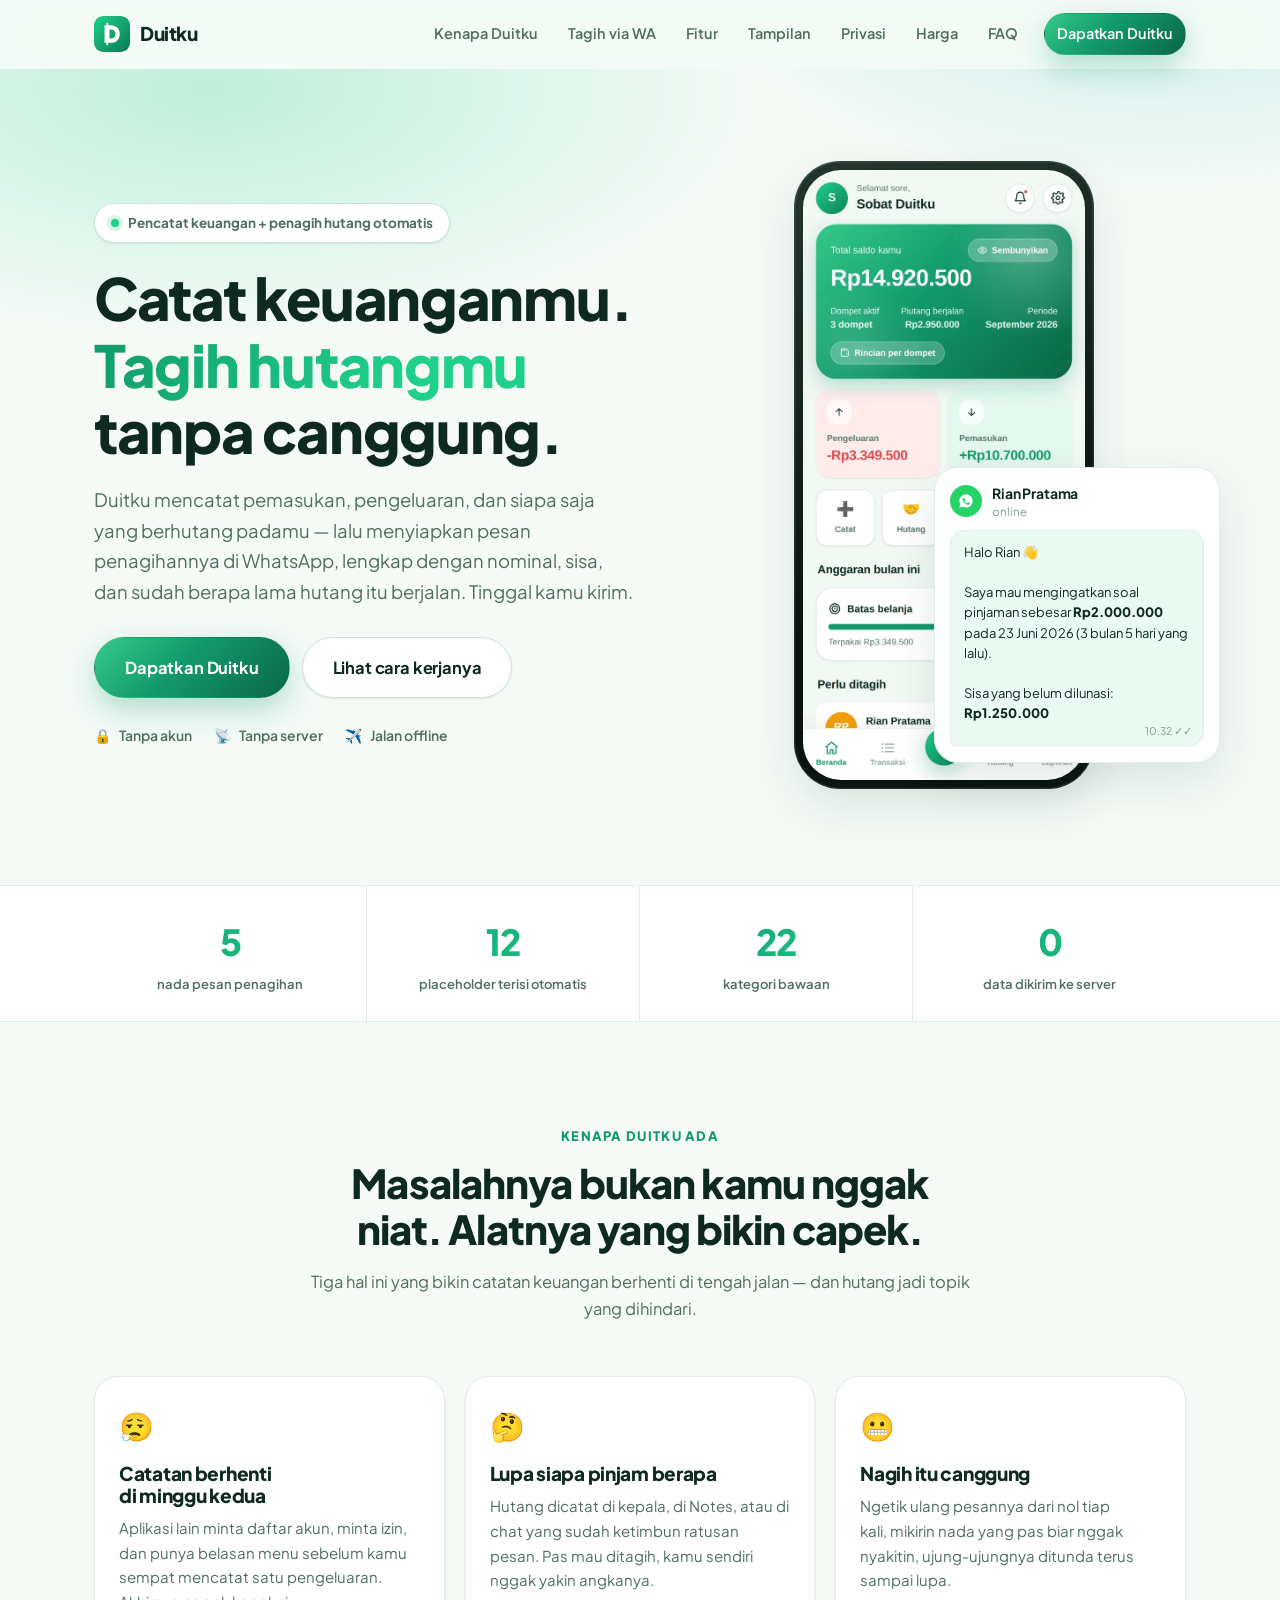
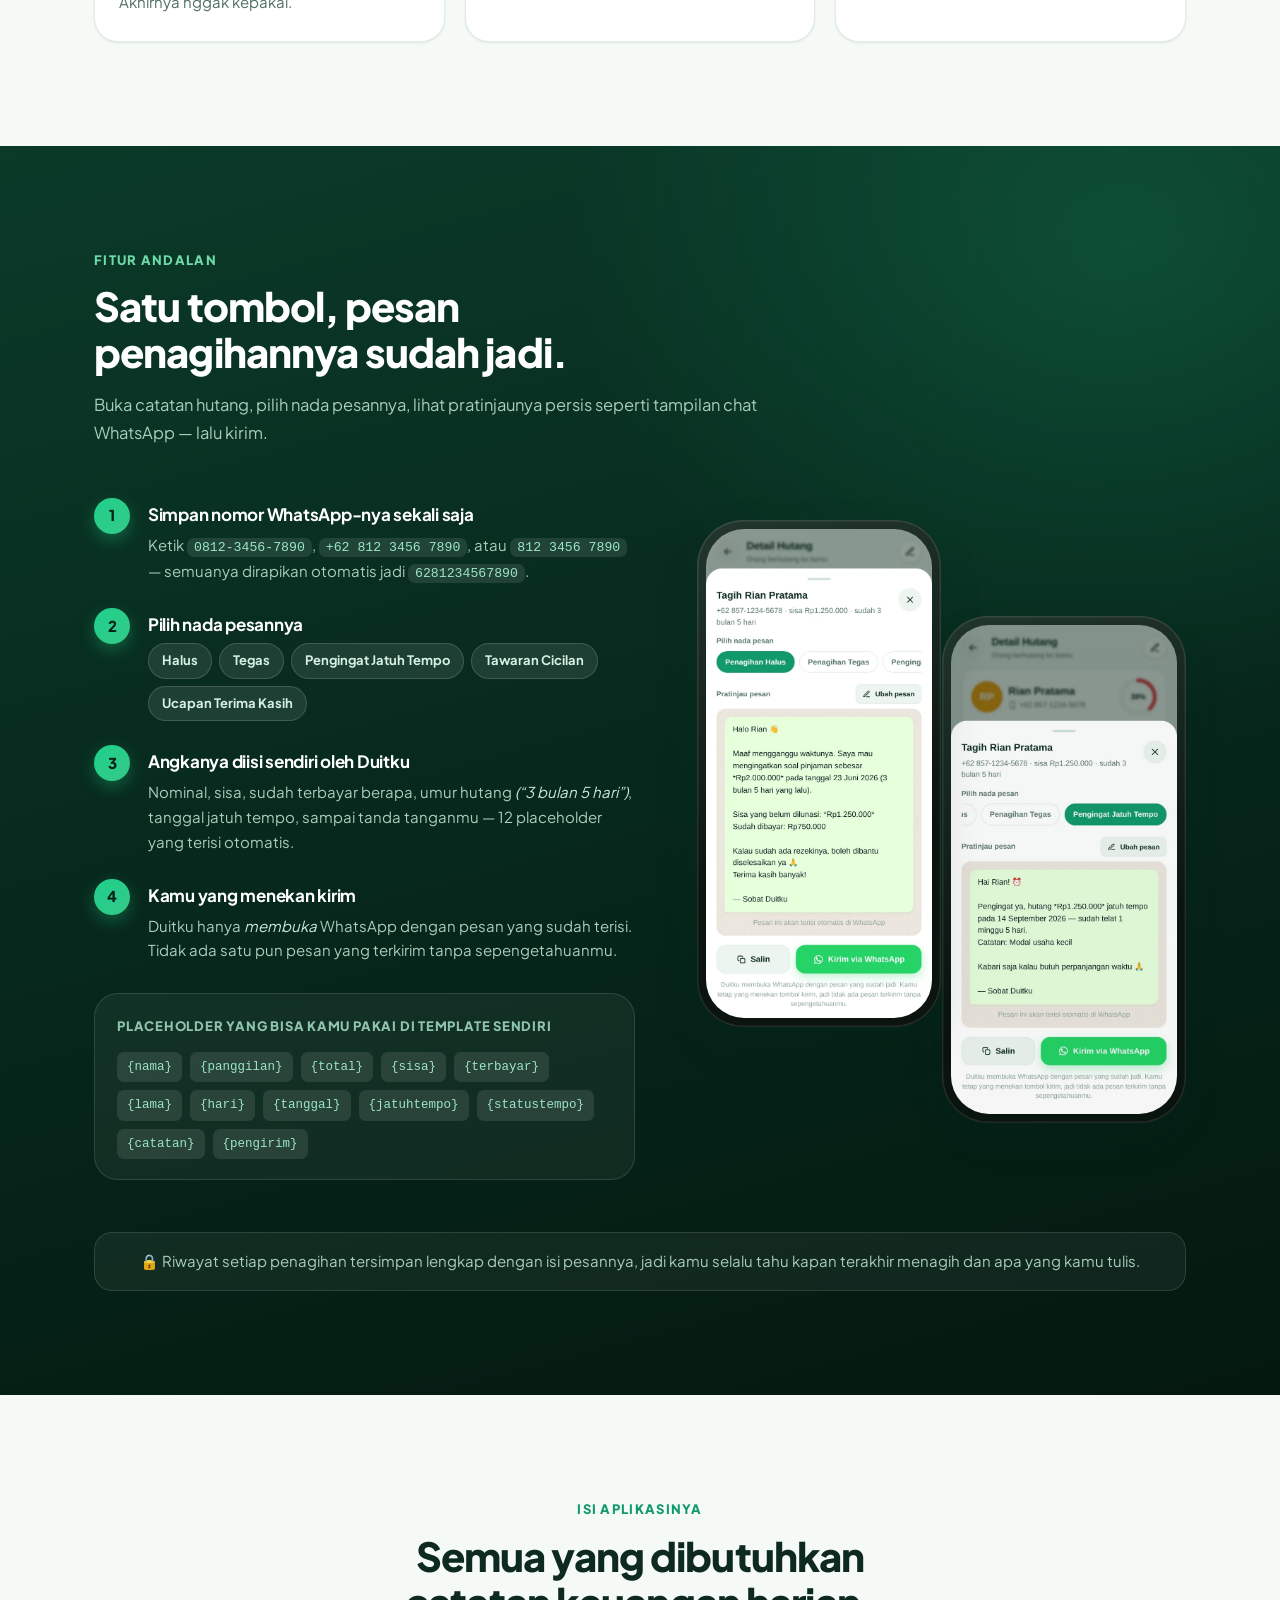
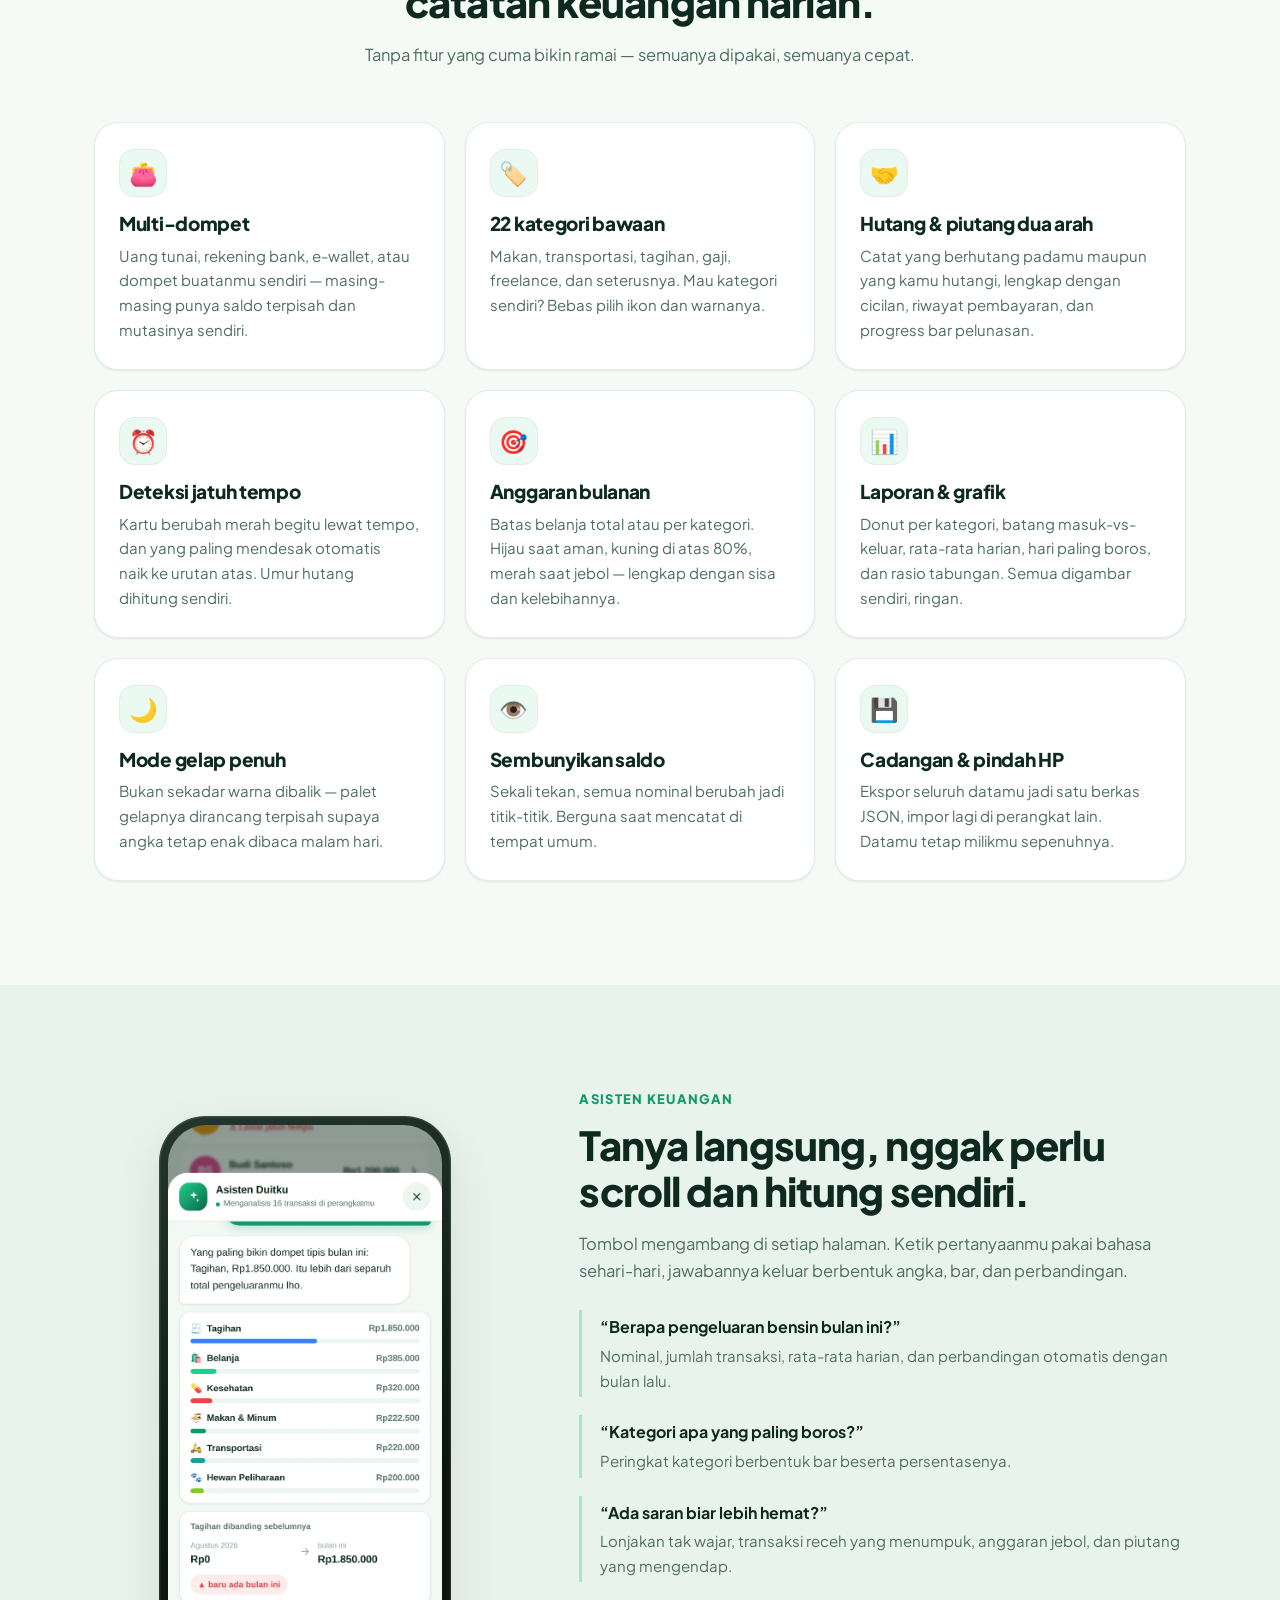
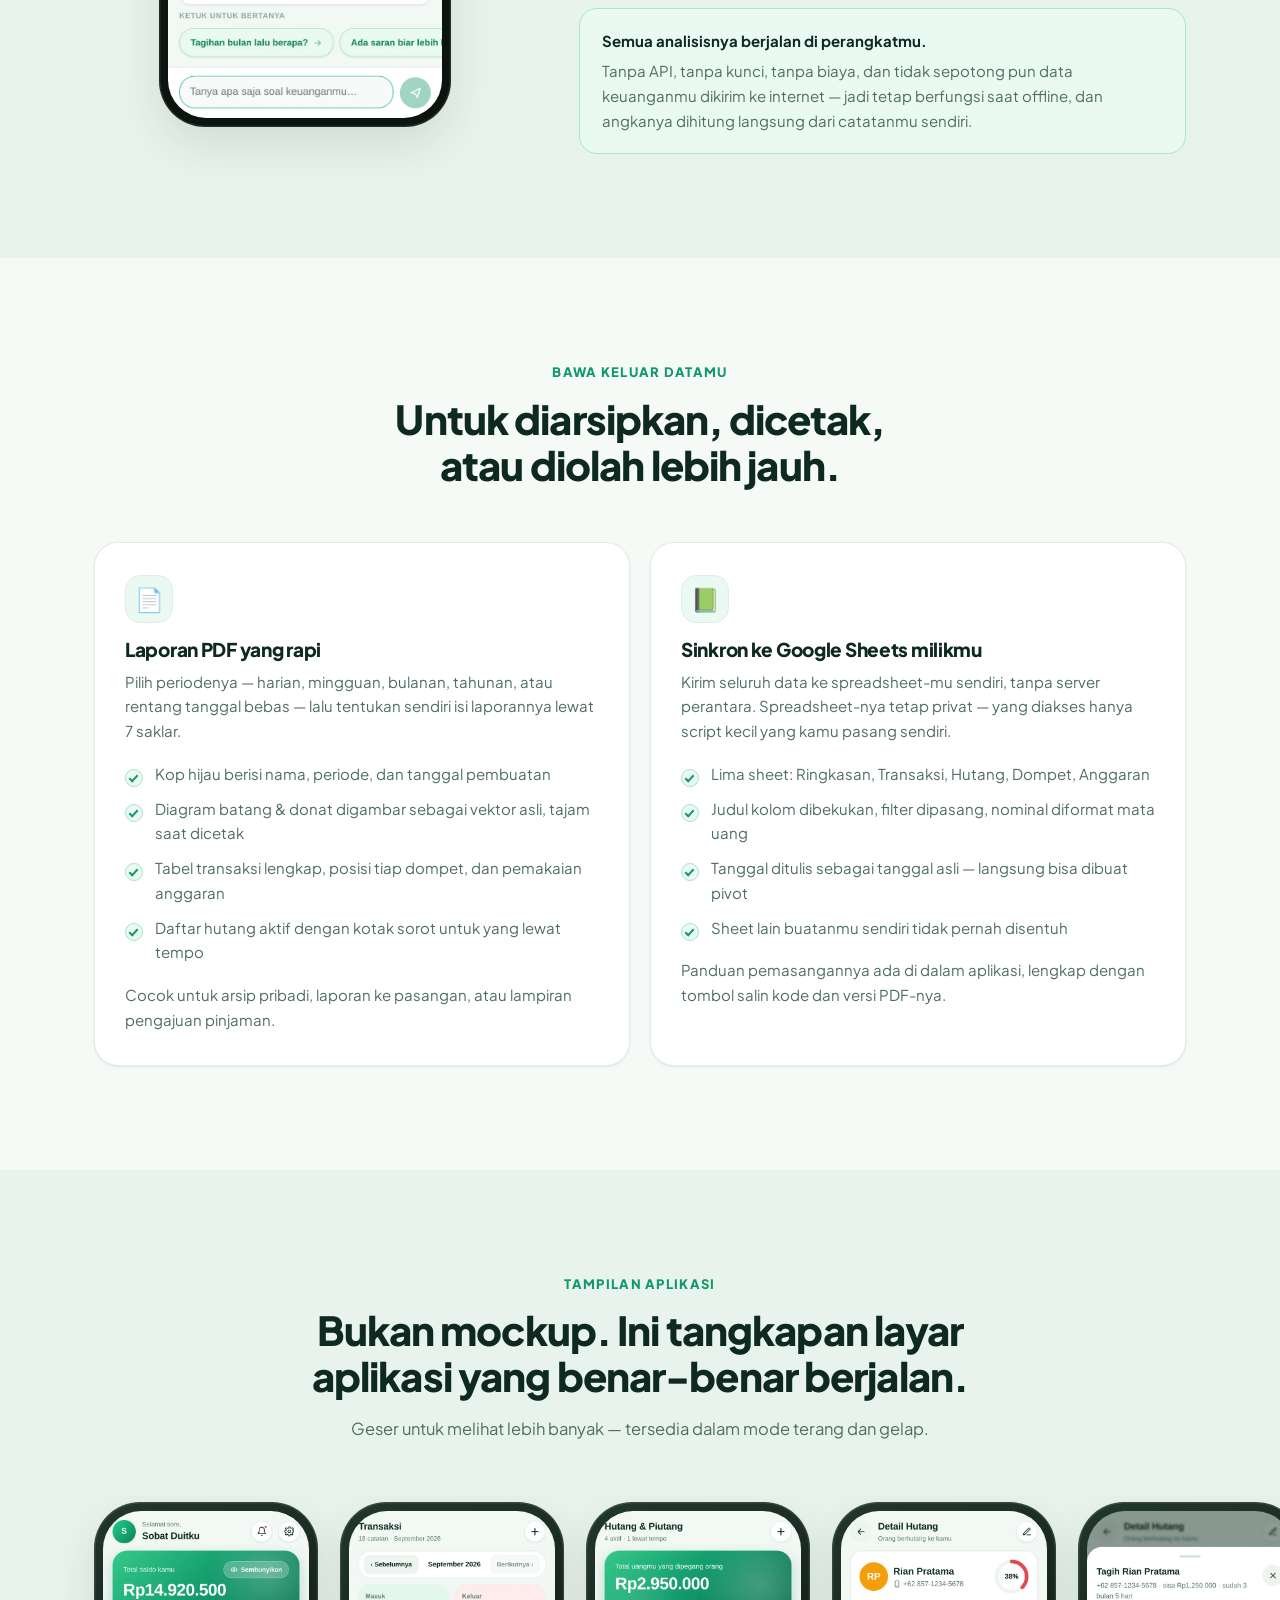
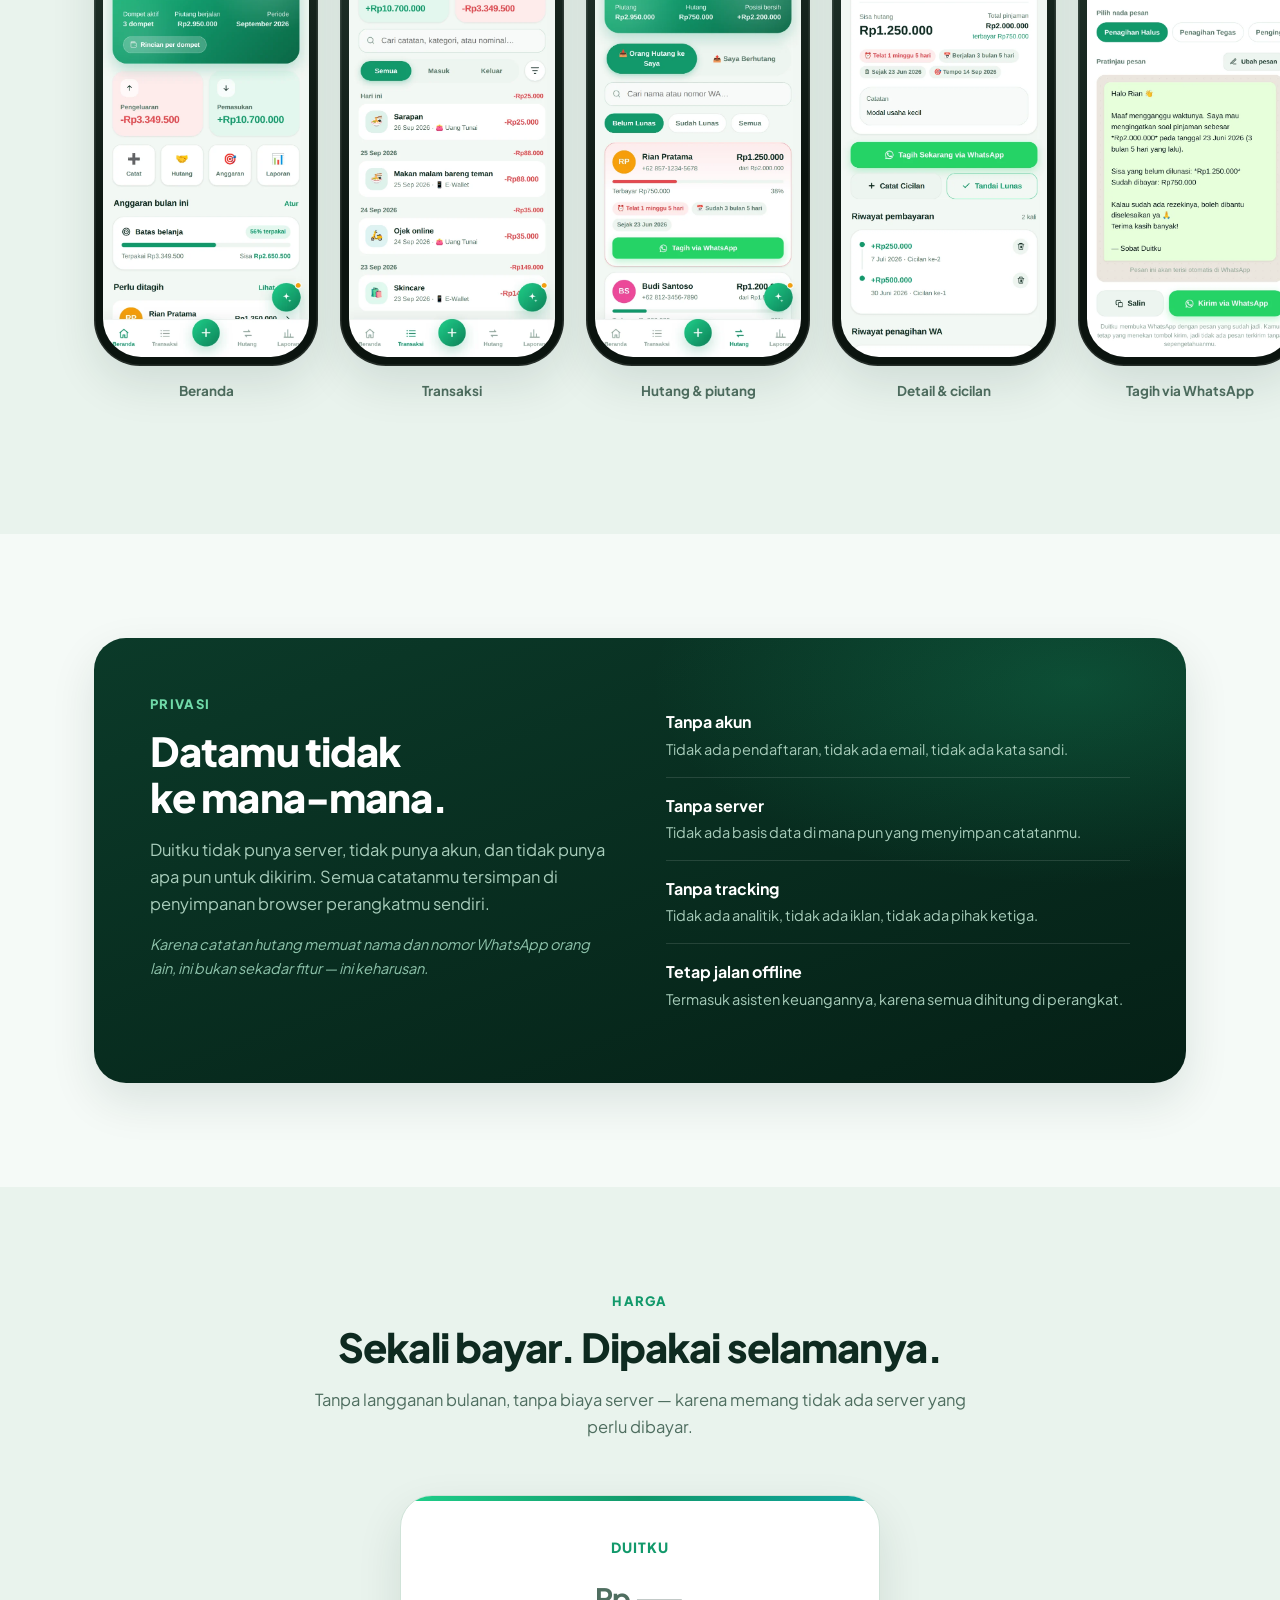
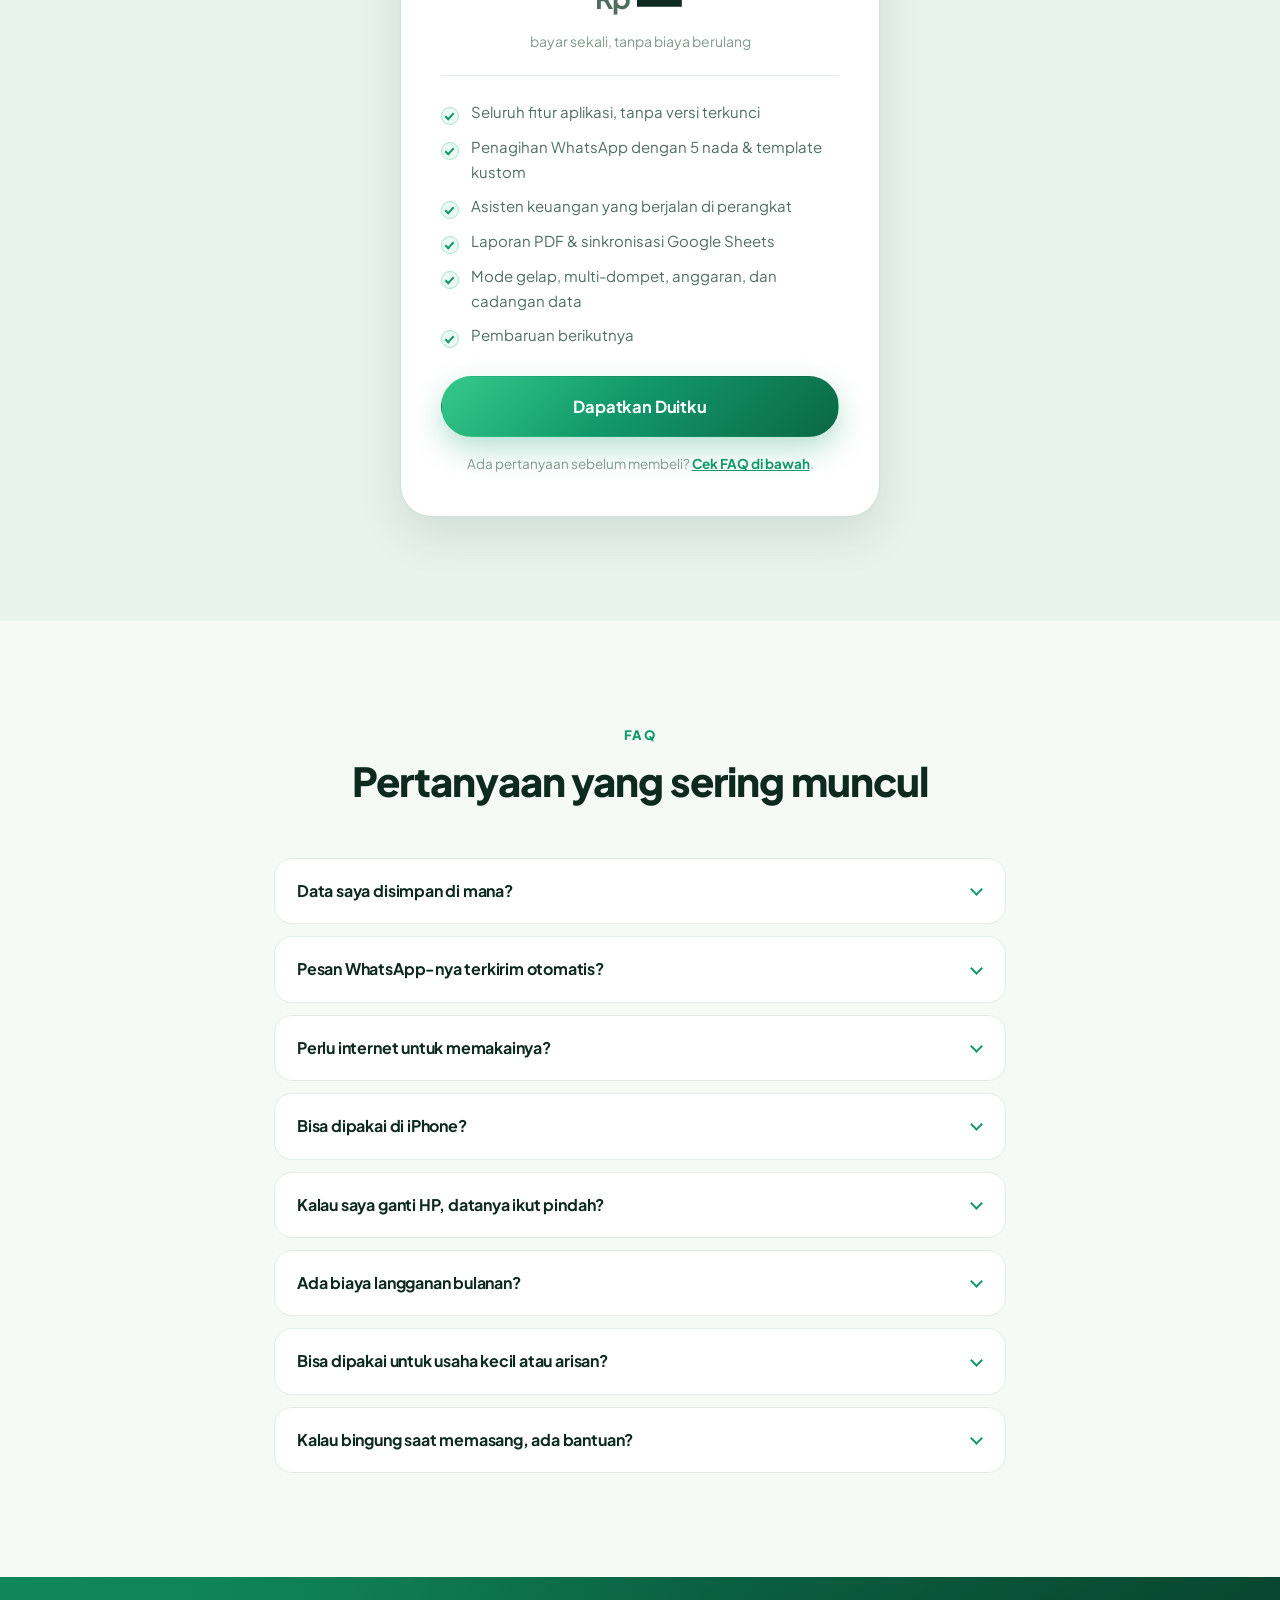
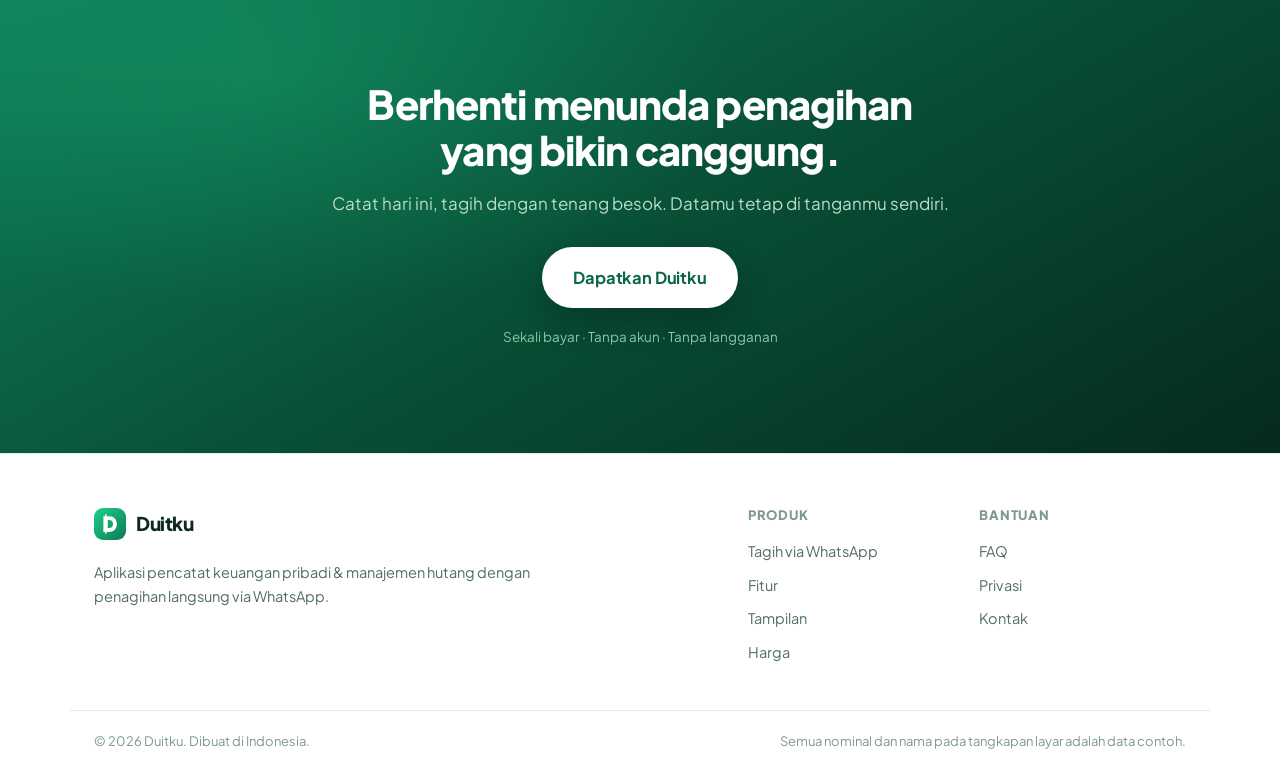
<file: index.html>
<!doctype html>
<html lang="id">
<head>
<meta charset="utf-8">
<meta name="viewport" content="width=device-width, initial-scale=1">
<title>Duitku — Catat Keuangan & Tagih Hutang Lewat WhatsApp</title>
<meta name="description" content="Duitku mencatat pemasukan, pengeluaran, dan siapa saja yang berhutang padamu — lalu menyiapkan pesan penagihannya di WhatsApp. Tanpa akun, tanpa server, data 100% di perangkatmu.">
<meta name="theme-color" content="#12996B">
<link rel="icon" href="img/icon.svg" type="image/svg+xml">
<link rel="apple-touch-icon" href="img/icon-512.png">
<link rel="canonical" href="https://strongerev.github.io/lpduitku/">

<meta property="og:type" content="website">
<meta property="og:locale" content="id_ID">
<meta property="og:site_name" content="Duitku">
<meta property="og:title" content="Duitku — Catat Keuangan & Tagih Hutang Lewat WhatsApp">
<meta property="og:description" content="Catat pemasukan, pengeluaran, dan hutang piutang. Menagih cukup satu tombol: WhatsApp terbuka dengan pesan yang sudah lengkap.">
<meta property="og:image" content="img/og.png">
<meta name="twitter:card" content="summary_large_image">
<meta name="twitter:title" content="Duitku — Catat Keuangan & Tagih Hutang Lewat WhatsApp">
<meta name="twitter:description" content="Catat pemasukan, pengeluaran, dan hutang piutang. Menagih cukup satu tombol: WhatsApp terbuka dengan pesan yang sudah lengkap.">
<meta name="twitter:image" content="img/og.png">

<link rel="preload" href="fonts/plus-jakarta-sans-latin.woff2" as="font" type="font/woff2" crossorigin>
<link rel="stylesheet" href="css/fonts.css">
<link rel="stylesheet" href="css/style.css">
<script>document.documentElement.className += " js";</script>

<script type="application/ld+json">
{
  "@context": "https://schema.org",
  "@type": "SoftwareApplication",
  "name": "Duitku",
  "applicationCategory": "FinanceApplication",
  "operatingSystem": "Android, Web",
  "inLanguage": "id",
  "description": "Aplikasi pencatat keuangan pribadi dan manajemen hutang dengan penagihan langsung via WhatsApp. Tanpa server, data tersimpan di perangkat pengguna."
}
</script>
</head>
<body>

<a class="skip" href="#utama">Lewati ke konten</a>

<!-- ============================ NAV ============================ -->
<header class="nav" id="nav">
  <div class="wrap nav-in">
    <a class="brand" href="#utama" aria-label="Duitku, ke awal halaman">
      <img src="img/icon.svg" alt="" width="36" height="36">
      <span>Duitku</span>
    </a>

    <nav class="nav-links" id="navLinks" aria-label="Navigasi utama">
      <a href="#masalah">Kenapa Duitku</a>
      <a href="#tagih">Tagih via WA</a>
      <a href="#fitur">Fitur</a>
      <a href="#tampilan">Tampilan</a>
      <a href="#privasi">Privasi</a>
      <a href="#harga">Harga</a>
      <a href="#faq">FAQ</a>
      <a class="btn btn-sm nav-cta" href="#harga" data-checkout>Dapatkan Duitku</a>
    </nav>

    <button class="nav-toggle" id="navToggle" aria-expanded="false" aria-controls="navLinks" aria-label="Buka menu">
      <span></span><span></span><span></span>
    </button>
  </div>
</header>

<main id="utama">

<!-- ============================ HERO ============================ -->
<section class="hero">
  <div class="hero-glow" aria-hidden="true"></div>
  <div class="wrap hero-in">

    <div class="hero-copy reveal">
      <p class="eyebrow"><span class="dot"></span> Pencatat keuangan + penagih hutang otomatis</p>

      <h1>Catat keuanganmu.<br><span class="hl">Tagih hutangmu</span> tanpa canggung.</h1>

      <p class="lead">
        Duitku mencatat pemasukan, pengeluaran, dan siapa saja yang berhutang padamu —
        lalu menyiapkan pesan penagihannya di WhatsApp, lengkap dengan nominal, sisa,
        dan sudah berapa lama hutang itu berjalan. Tinggal kamu kirim.
      </p>

      <div class="hero-cta">
        <a class="btn btn-lg" href="#harga" data-checkout>Dapatkan Duitku</a>
        <a class="btn btn-lg btn-ghost" href="#tagih">Lihat cara kerjanya</a>
      </div>

      <ul class="trust">
        <li><span aria-hidden="true">🔒</span> Tanpa akun</li>
        <li><span aria-hidden="true">📡</span> Tanpa server</li>
        <li><span aria-hidden="true">✈️</span> Jalan offline</li>
      </ul>
    </div>

    <div class="hero-art reveal">
      <div class="phone phone-hero">
        <div class="phone-bezel">
          <img src="img/screens/01-beranda.webp" alt="Layar beranda Duitku: total saldo, ringkasan pemasukan dan pengeluaran, anggaran bulan ini, dan daftar orang yang perlu ditagih." width="640" height="1385" fetchpriority="high">
        </div>
      </div>

      <div class="wa-card" aria-hidden="true">
        <div class="wa-card-top">
          <span class="wa-ico">
            <svg viewBox="0 0 24 24" width="16" height="16" fill="currentColor"><path d="M12.04 2C6.58 2 2.13 6.45 2.13 11.91c0 1.75.46 3.45 1.32 4.95L2 22l5.25-1.38a9.9 9.9 0 0 0 4.79 1.22h.01c5.46 0 9.91-4.45 9.91-9.91C21.96 6.45 17.5 2 12.04 2Zm5.8 14.17c-.24.68-1.42 1.31-1.95 1.35-.5.05-.96.23-3.23-.67-2.72-1.07-4.44-3.85-4.58-4.03-.13-.18-1.09-1.45-1.09-2.76 0-1.31.69-1.96.93-2.22.24-.27.53-.34.7-.34.18 0 .35 0 .5.01.16.01.38-.06.59.45.24.55.8 1.9.87 2.04.07.14.12.3.02.48-.09.18-.14.3-.28.46-.14.16-.29.36-.42.48-.14.14-.28.29-.12.57.16.27.71 1.17 1.53 1.9 1.05.94 1.94 1.23 2.21 1.37.27.14.43.12.59-.07.16-.18.68-.79.86-1.07.18-.27.36-.22.6-.13.25.09 1.58.75 1.85.88.27.14.45.2.52.32.07.11.07.64-.17 1.32Z"/></svg>
          </span>
          <div>
            <strong>Rian Pratama</strong>
            <small>online</small>
          </div>
        </div>
        <div class="wa-bubble">
          Halo Rian 👋<br><br>
          Saya mau mengingatkan soal pinjaman sebesar <b>Rp2.000.000</b> pada 23 Juni 2026
          (3 bulan 5 hari yang lalu).<br><br>
          Sisa yang belum dilunasi: <b>Rp1.250.000</b>
          <span class="wa-time">10.32 ✓✓</span>
        </div>
      </div>
    </div>

  </div>
</section>

<!-- ============================ STRIP ANGKA ============================ -->
<section class="strip">
  <div class="wrap strip-in">
    <div class="strip-item reveal"><b>5</b><span>nada pesan penagihan</span></div>
    <div class="strip-item reveal"><b>12</b><span>placeholder terisi otomatis</span></div>
    <div class="strip-item reveal"><b>22</b><span>kategori bawaan</span></div>
    <div class="strip-item reveal"><b>0</b><span>data dikirim ke server</span></div>
  </div>
</section>

<!-- ============================ MASALAH ============================ -->
<section class="sec" id="masalah">
  <div class="wrap">
    <div class="sec-head reveal">
      <p class="kicker">Kenapa Duitku ada</p>
      <h2>Masalahnya bukan kamu nggak niat. Alatnya yang bikin capek.</h2>
      <p class="sub">Tiga hal ini yang bikin catatan keuangan berhenti di tengah jalan — dan hutang jadi topik yang dihindari.</p>
    </div>

    <div class="grid-3">
      <article class="card pain reveal">
        <span class="pain-ico" aria-hidden="true">😮‍💨</span>
        <h3>Catatan berhenti di minggu kedua</h3>
        <p>Aplikasi lain minta daftar akun, minta izin, dan punya belasan menu sebelum kamu sempat mencatat satu pengeluaran. Akhirnya nggak kepakai.</p>
      </article>

      <article class="card pain reveal">
        <span class="pain-ico" aria-hidden="true">🤔</span>
        <h3>Lupa siapa pinjam berapa</h3>
        <p>Hutang dicatat di kepala, di Notes, atau di chat yang sudah ketimbun ratusan pesan. Pas mau ditagih, kamu sendiri nggak yakin angkanya.</p>
      </article>

      <article class="card pain reveal">
        <span class="pain-ico" aria-hidden="true">😬</span>
        <h3>Nagih itu canggung</h3>
        <p>Ngetik ulang pesannya dari nol tiap kali, mikirin nada yang pas biar nggak nyakitin, ujung-ujungnya ditunda terus sampai lupa.</p>
      </article>
    </div>
  </div>
</section>

<!-- ============================ TAGIH VIA WHATSAPP ============================ -->
<section class="sec sec-dark" id="tagih">
  <div class="wrap">
    <div class="sec-head sec-head-left reveal">
      <p class="kicker kicker-light">Fitur andalan</p>
      <h2>Satu tombol, pesan penagihannya sudah jadi.</h2>
      <p class="sub">Buka catatan hutang, pilih nada pesannya, lihat pratinjaunya persis seperti tampilan chat WhatsApp — lalu kirim.</p>
    </div>

    <div class="tagih-in">
      <div class="tagih-copy">
        <ol class="steps reveal">
          <li>
            <b>Simpan nomor WhatsApp-nya sekali saja</b>
            <span>Ketik <code>0812-3456-7890</code>, <code>+62 812 3456 7890</code>, atau <code>812 3456 7890</code> — semuanya dirapikan otomatis jadi <code>6281234567890</code>.</span>
          </li>
          <li>
            <b>Pilih nada pesannya</b>
            <span class="tones">
              <em>Halus</em><em>Tegas</em><em>Pengingat Jatuh Tempo</em><em>Tawaran Cicilan</em><em>Ucapan Terima Kasih</em>
            </span>
          </li>
          <li>
            <b>Angkanya diisi sendiri oleh Duitku</b>
            <span>Nominal, sisa, sudah terbayar berapa, umur hutang <i>(“3 bulan 5 hari”)</i>, tanggal jatuh tempo, sampai tanda tanganmu — 12 placeholder yang terisi otomatis.</span>
          </li>
          <li>
            <b>Kamu yang menekan kirim</b>
            <span>Duitku hanya <i>membuka</i> WhatsApp dengan pesan yang sudah terisi. Tidak ada satu pun pesan yang terkirim tanpa sepengetahuanmu.</span>
          </li>
        </ol>

        <div class="ph-box reveal">
          <p class="ph-title">Placeholder yang bisa kamu pakai di template sendiri</p>
          <div class="ph-list">
            <code>{nama}</code><code>{panggilan}</code><code>{total}</code><code>{sisa}</code>
            <code>{terbayar}</code><code>{lama}</code><code>{hari}</code><code>{tanggal}</code>
            <code>{jatuhtempo}</code><code>{statustempo}</code><code>{catatan}</code><code>{pengirim}</code>
          </div>
        </div>
      </div>

      <div class="tagih-art reveal">
        <div class="phone phone-stack-a">
          <div class="phone-bezel">
            <img loading="lazy" src="img/screens/05-tagih-whatsapp.webp" alt="Panel penagihan Duitku dengan pilihan nada pesan dan pratinjau pesan bernada halus." width="640" height="1385">
          </div>
        </div>
        <div class="phone phone-stack-b">
          <div class="phone-bezel">
            <img loading="lazy" src="img/screens/06-tagih-tegas.webp" alt="Pratinjau pesan penagihan dengan nada pengingat jatuh tempo." width="640" height="1385">
          </div>
        </div>
      </div>
    </div>

    <p class="note reveal">
      🔒 Riwayat setiap penagihan tersimpan lengkap dengan isi pesannya, jadi kamu selalu tahu
      kapan terakhir menagih dan apa yang kamu tulis.
    </p>
  </div>
</section>

<!-- ============================ GRID FITUR ============================ -->
<section class="sec" id="fitur">
  <div class="wrap">
    <div class="sec-head reveal">
      <p class="kicker">Isi aplikasinya</p>
      <h2>Semua yang dibutuhkan catatan keuangan harian.</h2>
      <p class="sub">Tanpa fitur yang cuma bikin ramai — semuanya dipakai, semuanya cepat.</p>
    </div>

    <div class="grid-3 grid-feat">
      <article class="card feat reveal"><span class="feat-ico">👛</span><h3>Multi-dompet</h3><p>Uang tunai, rekening bank, e-wallet, atau dompet buatanmu sendiri — masing-masing punya saldo terpisah dan mutasinya sendiri.</p></article>
      <article class="card feat reveal"><span class="feat-ico">🏷️</span><h3>22 kategori bawaan</h3><p>Makan, transportasi, tagihan, gaji, freelance, dan seterusnya. Mau kategori sendiri? Bebas pilih ikon dan warnanya.</p></article>
      <article class="card feat reveal"><span class="feat-ico">🤝</span><h3>Hutang &amp; piutang dua arah</h3><p>Catat yang berhutang padamu maupun yang kamu hutangi, lengkap dengan cicilan, riwayat pembayaran, dan progress bar pelunasan.</p></article>
      <article class="card feat reveal"><span class="feat-ico">⏰</span><h3>Deteksi jatuh tempo</h3><p>Kartu berubah merah begitu lewat tempo, dan yang paling mendesak otomatis naik ke urutan atas. Umur hutang dihitung sendiri.</p></article>
      <article class="card feat reveal"><span class="feat-ico">🎯</span><h3>Anggaran bulanan</h3><p>Batas belanja total atau per kategori. Hijau saat aman, kuning di atas 80%, merah saat jebol — lengkap dengan sisa dan kelebihannya.</p></article>
      <article class="card feat reveal"><span class="feat-ico">📊</span><h3>Laporan &amp; grafik</h3><p>Donut per kategori, batang masuk-vs-keluar, rata-rata harian, hari paling boros, dan rasio tabungan. Semua digambar sendiri, ringan.</p></article>
      <article class="card feat reveal"><span class="feat-ico">🌙</span><h3>Mode gelap penuh</h3><p>Bukan sekadar warna dibalik — palet gelapnya dirancang terpisah supaya angka tetap enak dibaca malam hari.</p></article>
      <article class="card feat reveal"><span class="feat-ico">👁️</span><h3>Sembunyikan saldo</h3><p>Sekali tekan, semua nominal berubah jadi titik-titik. Berguna saat mencatat di tempat umum.</p></article>
      <article class="card feat reveal"><span class="feat-ico">💾</span><h3>Cadangan &amp; pindah HP</h3><p>Ekspor seluruh datamu jadi satu berkas JSON, impor lagi di perangkat lain. Datamu tetap milikmu sepenuhnya.</p></article>
    </div>
  </div>
</section>

<!-- ============================ ASISTEN ============================ -->
<section class="sec sec-soft" id="asisten">
  <div class="wrap split">
    <div class="split-art reveal">
      <div class="phone">
        <div class="phone-bezel">
          <img loading="lazy" src="img/screens/11-asisten-jawab.webp" alt="Asisten keuangan Duitku menjawab pertanyaan kategori paling boros, lengkap dengan peringkat kategori berbentuk bar." width="640" height="1385">
        </div>
      </div>
    </div>

    <div class="split-copy reveal">
      <p class="kicker">Asisten keuangan</p>
      <h2>Tanya langsung, nggak perlu scroll dan hitung sendiri.</h2>
      <p class="sub">Tombol mengambang di setiap halaman. Ketik pertanyaanmu pakai bahasa sehari-hari, jawabannya keluar berbentuk angka, bar, dan perbandingan.</p>

      <ul class="qa">
        <li><span class="q">“Berapa pengeluaran bensin bulan ini?”</span><span class="a">Nominal, jumlah transaksi, rata-rata harian, dan perbandingan otomatis dengan bulan lalu.</span></li>
        <li><span class="q">“Kategori apa yang paling boros?”</span><span class="a">Peringkat kategori berbentuk bar beserta persentasenya.</span></li>
        <li><span class="q">“Ada saran biar lebih hemat?”</span><span class="a">Lonjakan tak wajar, transaksi receh yang menumpuk, anggaran jebol, dan piutang yang mengendap.</span></li>
      </ul>

      <div class="callout">
        <b>Semua analisisnya berjalan di perangkatmu.</b>
        Tanpa API, tanpa kunci, tanpa biaya, dan tidak sepotong pun data keuanganmu dikirim ke internet —
        jadi tetap berfungsi saat offline, dan angkanya dihitung langsung dari catatanmu sendiri.
      </div>
    </div>
  </div>
</section>

<!-- ============================ PDF + SHEETS ============================ -->
<section class="sec" id="ekspor">
  <div class="wrap">
    <div class="sec-head reveal">
      <p class="kicker">Bawa keluar datamu</p>
      <h2>Untuk diarsipkan, dicetak, atau diolah lebih jauh.</h2>
    </div>

    <div class="grid-2">
      <article class="card big reveal">
        <span class="feat-ico">📄</span>
        <h3>Laporan PDF yang rapi</h3>
        <p>Pilih periodenya — harian, mingguan, bulanan, tahunan, atau rentang tanggal bebas — lalu tentukan sendiri isi laporannya lewat 7 saklar.</p>
        <ul class="ticks">
          <li>Kop hijau berisi nama, periode, dan tanggal pembuatan</li>
          <li>Diagram batang &amp; donat digambar sebagai vektor asli, tajam saat dicetak</li>
          <li>Tabel transaksi lengkap, posisi tiap dompet, dan pemakaian anggaran</li>
          <li>Daftar hutang aktif dengan kotak sorot untuk yang lewat tempo</li>
        </ul>
        <p class="tiny">Cocok untuk arsip pribadi, laporan ke pasangan, atau lampiran pengajuan pinjaman.</p>
      </article>

      <article class="card big reveal">
        <span class="feat-ico">📗</span>
        <h3>Sinkron ke Google Sheets milikmu</h3>
        <p>Kirim seluruh data ke spreadsheet-mu sendiri, tanpa server perantara. Spreadsheet-nya tetap privat — yang diakses hanya script kecil yang kamu pasang sendiri.</p>
        <ul class="ticks">
          <li>Lima sheet: Ringkasan, Transaksi, Hutang, Dompet, Anggaran</li>
          <li>Judul kolom dibekukan, filter dipasang, nominal diformat mata uang</li>
          <li>Tanggal ditulis sebagai tanggal asli — langsung bisa dibuat pivot</li>
          <li>Sheet lain buatanmu sendiri tidak pernah disentuh</li>
        </ul>
        <p class="tiny">Panduan pemasangannya ada di dalam aplikasi, lengkap dengan tombol salin kode dan versi PDF-nya.</p>
      </article>
    </div>
  </div>
</section>

<!-- ============================ GALERI ============================ -->
<section class="sec sec-soft" id="tampilan">
  <div class="wrap">
    <div class="sec-head reveal">
      <p class="kicker">Tampilan aplikasi</p>
      <h2>Bukan mockup. Ini tangkapan layar aplikasi yang benar-benar berjalan.</h2>
      <p class="sub">Geser untuk melihat lebih banyak — tersedia dalam mode terang dan gelap.</p>
    </div>
  </div>

  <div class="gallery" id="gallery" tabindex="0" aria-label="Galeri tangkapan layar Duitku, bisa digeser">
    <figure class="shot"><div class="phone"><div class="phone-bezel"><img loading="lazy" src="img/screens/01-beranda.webp" alt="Beranda Duitku" width="640" height="1385"></div></div><figcaption>Beranda</figcaption></figure>
    <figure class="shot"><div class="phone"><div class="phone-bezel"><img loading="lazy" src="img/screens/02-transaksi.webp" alt="Daftar transaksi dengan filter dan pengelompokan per hari" width="640" height="1385"></div></div><figcaption>Transaksi</figcaption></figure>
    <figure class="shot"><div class="phone"><div class="phone-bezel"><img loading="lazy" src="img/screens/03-hutang.webp" alt="Daftar hutang dan piutang" width="640" height="1385"></div></div><figcaption>Hutang &amp; piutang</figcaption></figure>
    <figure class="shot"><div class="phone"><div class="phone-bezel"><img loading="lazy" src="img/screens/04-detail-hutang.webp" alt="Detail hutang dengan progress pelunasan dan riwayat cicilan" width="640" height="1385"></div></div><figcaption>Detail &amp; cicilan</figcaption></figure>
    <figure class="shot"><div class="phone"><div class="phone-bezel"><img loading="lazy" src="img/screens/05-tagih-whatsapp.webp" alt="Panel penagihan WhatsApp" width="640" height="1385"></div></div><figcaption>Tagih via WhatsApp</figcaption></figure>
    <figure class="shot"><div class="phone"><div class="phone-bezel"><img loading="lazy" src="img/screens/07-laporan.webp" alt="Laporan bulanan dengan donut kategori" width="640" height="1385"></div></div><figcaption>Laporan</figcaption></figure>
    <figure class="shot"><div class="phone"><div class="phone-bezel"><img loading="lazy" src="img/screens/13-laporan-grafik.webp" alt="Grafik batang mingguan dan ringkasan cerdas" width="640" height="1385"></div></div><figcaption>Grafik &amp; ringkasan</figcaption></figure>
    <figure class="shot"><div class="phone"><div class="phone-bezel"><img loading="lazy" src="img/screens/09-anggaran.webp" alt="Halaman anggaran bulanan" width="640" height="1385"></div></div><figcaption>Anggaran</figcaption></figure>
    <figure class="shot"><div class="phone"><div class="phone-bezel"><img loading="lazy" src="img/screens/08-laporan-pdf.webp" alt="Pemilih periode dan isi laporan sebelum diunduh sebagai PDF" width="640" height="1385"></div></div><figcaption>Unduh PDF</figcaption></figure>
    <figure class="shot"><div class="phone"><div class="phone-bezel"><img loading="lazy" src="img/screens/20-beranda-gelap.webp" alt="Beranda Duitku dalam mode gelap" width="640" height="1385"></div></div><figcaption>Beranda · gelap</figcaption></figure>
    <figure class="shot"><div class="phone"><div class="phone-bezel"><img loading="lazy" src="img/screens/22-hutang-gelap.webp" alt="Daftar hutang dalam mode gelap" width="640" height="1385"></div></div><figcaption>Hutang · gelap</figcaption></figure>
    <figure class="shot"><div class="phone"><div class="phone-bezel"><img loading="lazy" src="img/screens/21-laporan-gelap.webp" alt="Laporan dalam mode gelap" width="640" height="1385"></div></div><figcaption>Laporan · gelap</figcaption></figure>
  </div>
</section>

<!-- ============================ PRIVASI ============================ -->
<section class="sec" id="privasi">
  <div class="wrap">
    <div class="privasi reveal">
      <div class="privasi-copy">
        <p class="kicker kicker-light">Privasi</p>
        <h2>Datamu tidak ke mana-mana.</h2>
        <p class="sub">Duitku tidak punya server, tidak punya akun, dan tidak punya apa pun untuk dikirim. Semua catatanmu tersimpan di penyimpanan browser perangkatmu sendiri.</p>
        <p class="privasi-note">Karena catatan hutang memuat nama dan nomor WhatsApp orang lain, ini bukan sekadar fitur — ini keharusan.</p>
      </div>
      <ul class="privasi-list">
        <li><b>Tanpa akun</b>Tidak ada pendaftaran, tidak ada email, tidak ada kata sandi.</li>
        <li><b>Tanpa server</b>Tidak ada basis data di mana pun yang menyimpan catatanmu.</li>
        <li><b>Tanpa tracking</b>Tidak ada analitik, tidak ada iklan, tidak ada pihak ketiga.</li>
        <li><b>Tetap jalan offline</b>Termasuk asisten keuangannya, karena semua dihitung di perangkat.</li>
      </ul>
    </div>
  </div>
</section>

<!-- ============================ HARGA ============================ -->
<section class="sec sec-soft" id="harga">
  <div class="wrap">
    <div class="sec-head reveal">
      <p class="kicker">Harga</p>
      <h2>Sekali bayar. Dipakai selamanya.</h2>
      <p class="sub">Tanpa langganan bulanan, tanpa biaya server — karena memang tidak ada server yang perlu dibayar.</p>
    </div>

    <div class="price-card reveal">
      <div class="price-top">
        <p class="price-name">Duitku</p>
        <p class="price-amount"><span class="cur">Rp</span><span data-price>—</span></p>
        <p class="price-sub">bayar sekali, tanpa biaya berulang</p>
      </div>

      <ul class="ticks price-list">
        <li>Seluruh fitur aplikasi, tanpa versi terkunci</li>
        <li>Penagihan WhatsApp dengan 5 nada &amp; template kustom</li>
        <li>Asisten keuangan yang berjalan di perangkat</li>
        <li>Laporan PDF &amp; sinkronisasi Google Sheets</li>
        <li>Mode gelap, multi-dompet, anggaran, dan cadangan data</li>
        <li>Pembaruan berikutnya</li>
      </ul>

      <a class="btn btn-lg btn-block" href="#harga" data-checkout>Dapatkan Duitku</a>
      <p class="price-foot">Ada pertanyaan sebelum membeli? <a href="#faq">Cek FAQ di bawah</a>.</p>
    </div>
  </div>
</section>

<!-- ============================ FAQ ============================ -->
<section class="sec" id="faq">
  <div class="wrap wrap-narrow">
    <div class="sec-head reveal">
      <p class="kicker">FAQ</p>
      <h2>Pertanyaan yang sering muncul</h2>
    </div>

    <div class="faq reveal">
      <details>
        <summary>Data saya disimpan di mana?</summary>
        <div><p>Di perangkatmu sendiri, lewat penyimpanan lokal browser (<code>localStorage</code>). Duitku tidak punya server, jadi tidak ada tempat lain yang menyimpan catatanmu. Konsekuensinya: kalau kamu membersihkan data browser tanpa mencadangkan dulu, catatannya ikut hilang — makanya ada fitur ekspor cadangan.</p></div>
      </details>

      <details>
        <summary>Pesan WhatsApp-nya terkirim otomatis?</summary>
        <div><p>Tidak. Duitku hanya <b>membuka</b> WhatsApp dengan pesan yang sudah terisi lengkap di kolom ketik. Kamu masih bisa mengeditnya, dan kamu sendiri yang menekan tombol kirim. Tidak ada pesan yang keluar tanpa sepengetahuanmu.</p></div>
      </details>

      <details>
        <summary>Perlu internet untuk memakainya?</summary>
        <div><p>Tidak untuk fitur utamanya. Mencatat, menghitung, membuat laporan PDF, sampai bertanya ke asisten keuangan semuanya berjalan offline. Internet hanya dibutuhkan saat kamu benar-benar mengirim pesan lewat WhatsApp atau menyinkronkan ke Google Sheets.</p></div>
      </details>

      <details>
        <summary>Bisa dipakai di iPhone?</summary>
        <div><p>Bisa. Duitku adalah aplikasi web (PWA), jadi tinggal dibuka lewat Safari lalu pilih <i>Bagikan → Tambahkan ke Layar Utama</i>. Setelah itu tampil dan terbuka seperti aplikasi biasa. Versi Android tersedia sebagai aplikasi terpasang lewat Capacitor.</p></div>
      </details>

      <details>
        <summary>Kalau saya ganti HP, datanya ikut pindah?</summary>
        <div><p>Ikut, asal dicadangkan dulu. Di Pengaturan ada <i>Ekspor Cadangan</i> yang menghasilkan satu berkas JSON — tinggal impor di perangkat baru. Kalau kamu mengaktifkan sinkronisasi Google Sheets, salinan datanya juga sudah ada di spreadsheet-mu sendiri.</p></div>
      </details>

      <details>
        <summary>Ada biaya langganan bulanan?</summary>
        <div><p>Tidak ada. Pembayarannya sekali. Karena Duitku tidak menjalankan server apa pun, tidak ada biaya berjalan yang perlu ditutup dengan langganan.</p></div>
      </details>

      <details>
        <summary>Bisa dipakai untuk usaha kecil atau arisan?</summary>
        <div><p>Bisa, selama skalanya masih personal. Catatan hutang-piutang dua arah, cicilan, jatuh tempo, dan penagihan WhatsApp-nya justru paling terasa gunanya di warung, toko kecil, atau pengurus arisan yang sering menalangi dulu.</p></div>
      </details>

      <details>
        <summary>Kalau bingung saat memasang, ada bantuan?</summary>
        <div><p>Ada. Panduan pemasangan dan panduan sinkronisasi Google Sheets tersedia di dalam aplikasi, lengkap dengan tombol salin kode dan versi PDF yang bisa diunduh. Kalau masih tersendat, hubungi kontak yang tercantum di bagian bawah halaman ini.</p></div>
      </details>
    </div>
  </div>
</section>

<!-- ============================ CTA PENUTUP ============================ -->
<section class="cta">
  <div class="wrap cta-in reveal">
    <h2>Berhenti menunda penagihan yang bikin canggung.</h2>
    <p>Catat hari ini, tagih dengan tenang besok. Datamu tetap di tanganmu sendiri.</p>
    <a class="btn btn-lg btn-light" href="#harga" data-checkout>Dapatkan Duitku</a>
    <p class="cta-tiny">Sekali bayar · Tanpa akun · Tanpa langganan</p>
  </div>
</section>

</main>

<!-- ============================ FOOTER ============================ -->
<footer class="foot">
  <div class="wrap foot-in">
    <div class="foot-brand">
      <a class="brand" href="#utama"><img src="img/icon.svg" alt="" width="32" height="32"><span>Duitku</span></a>
      <p>Aplikasi pencatat keuangan pribadi &amp; manajemen hutang dengan penagihan langsung via WhatsApp.</p>
    </div>

    <nav class="foot-links" aria-label="Tautan footer">
      <div>
        <h4>Produk</h4>
        <a href="#tagih">Tagih via WhatsApp</a>
        <a href="#fitur">Fitur</a>
        <a href="#tampilan">Tampilan</a>
        <a href="#harga">Harga</a>
      </div>
      <div>
        <h4>Bantuan</h4>
        <a href="#faq">FAQ</a>
        <a href="#privasi">Privasi</a>
        <a href="mailto:sjuariah802@gmail.com">Kontak</a>
      </div>
    </nav>
  </div>

  <div class="wrap foot-bot">
    <p>© <span id="year">2026</span> Duitku. Dibuat di Indonesia.</p>
    <p>Semua nominal dan nama pada tangkapan layar adalah data contoh.</p>
  </div>
</footer>

<script src="js/main.js"></script>
</body>
</html>
</file>
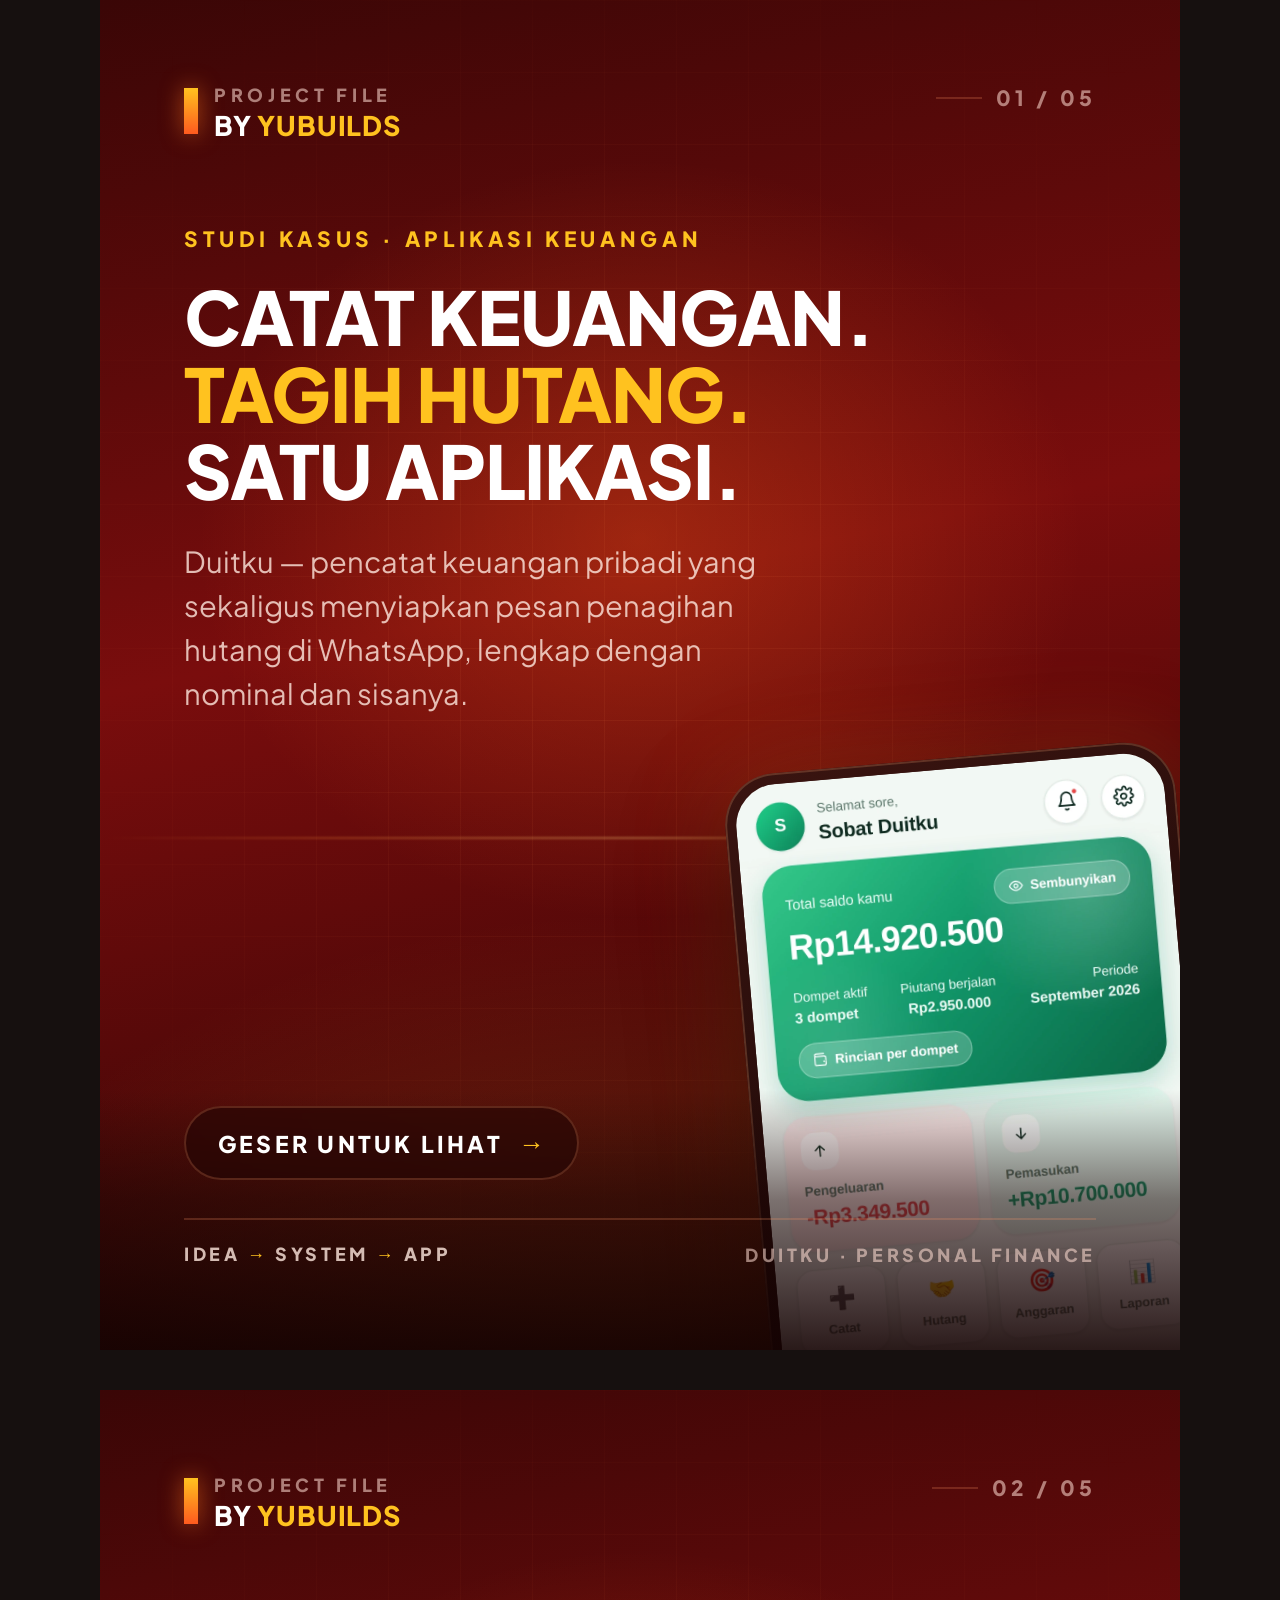
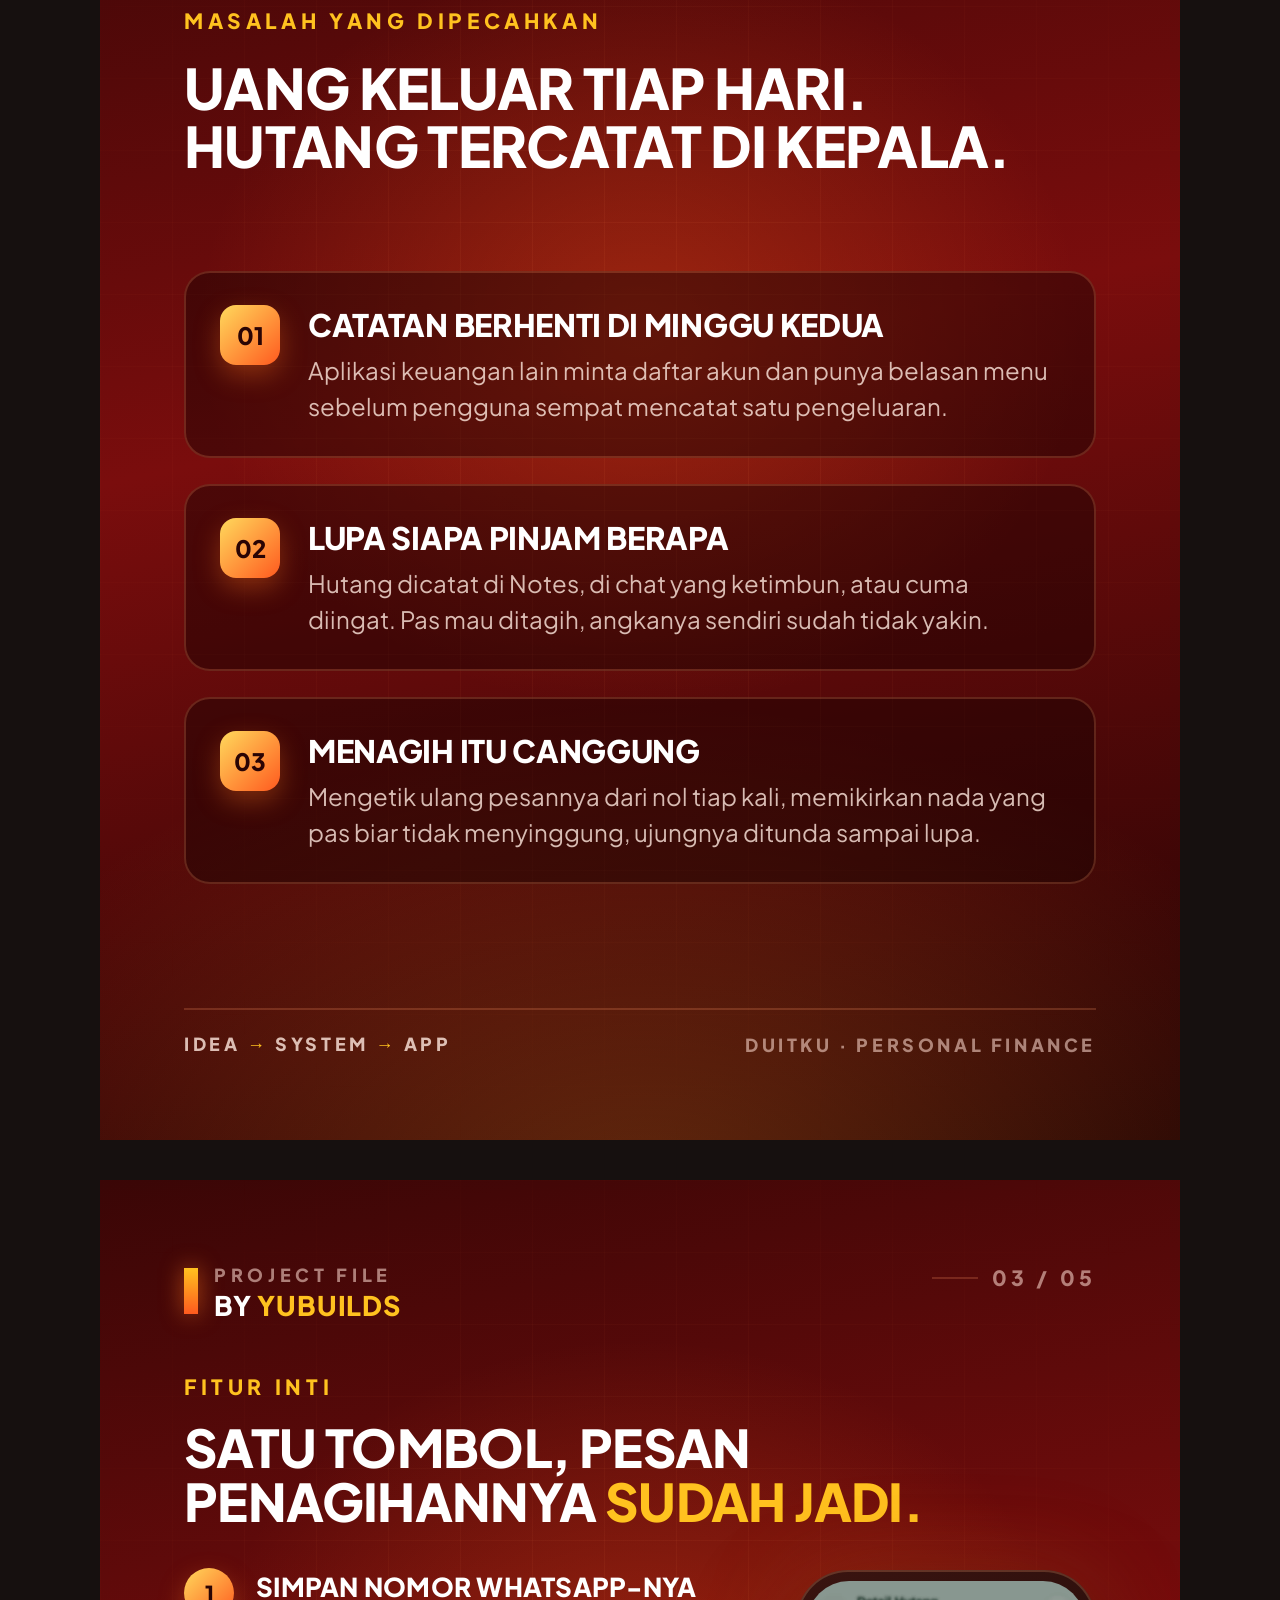
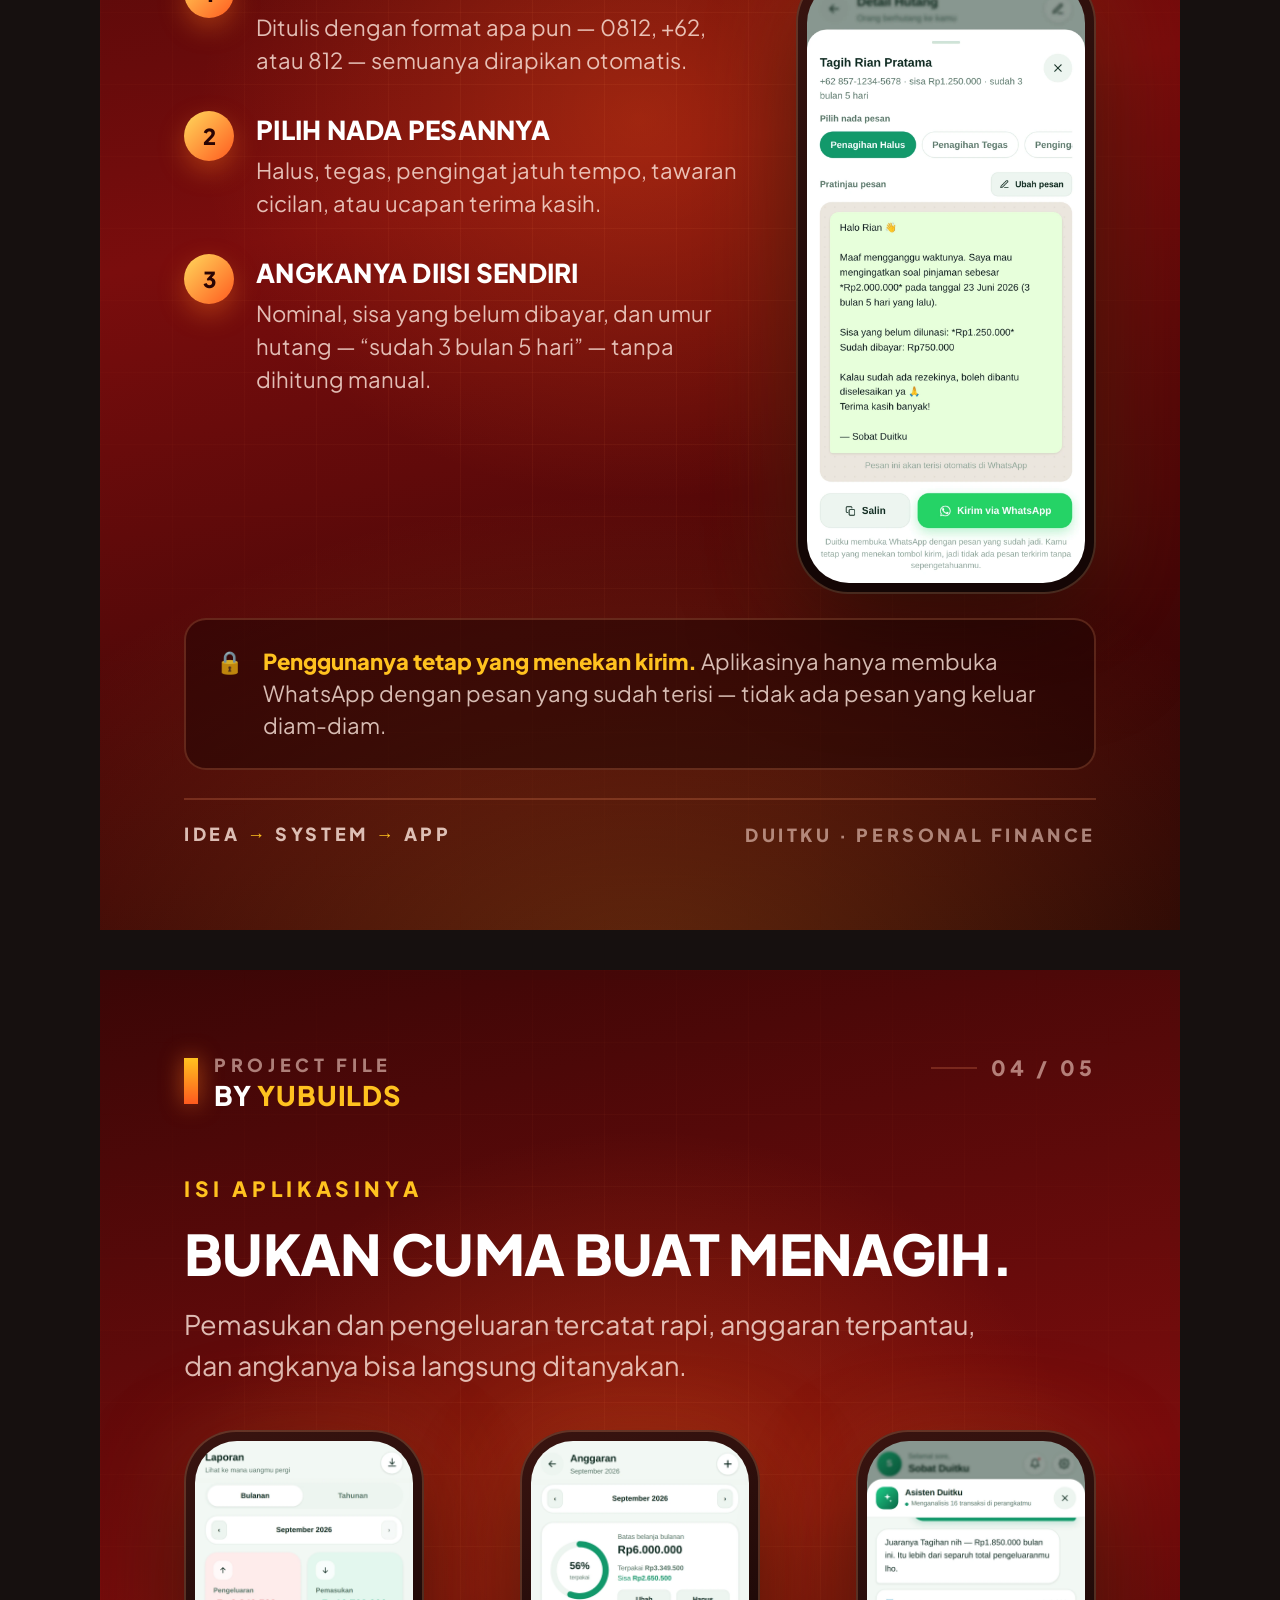
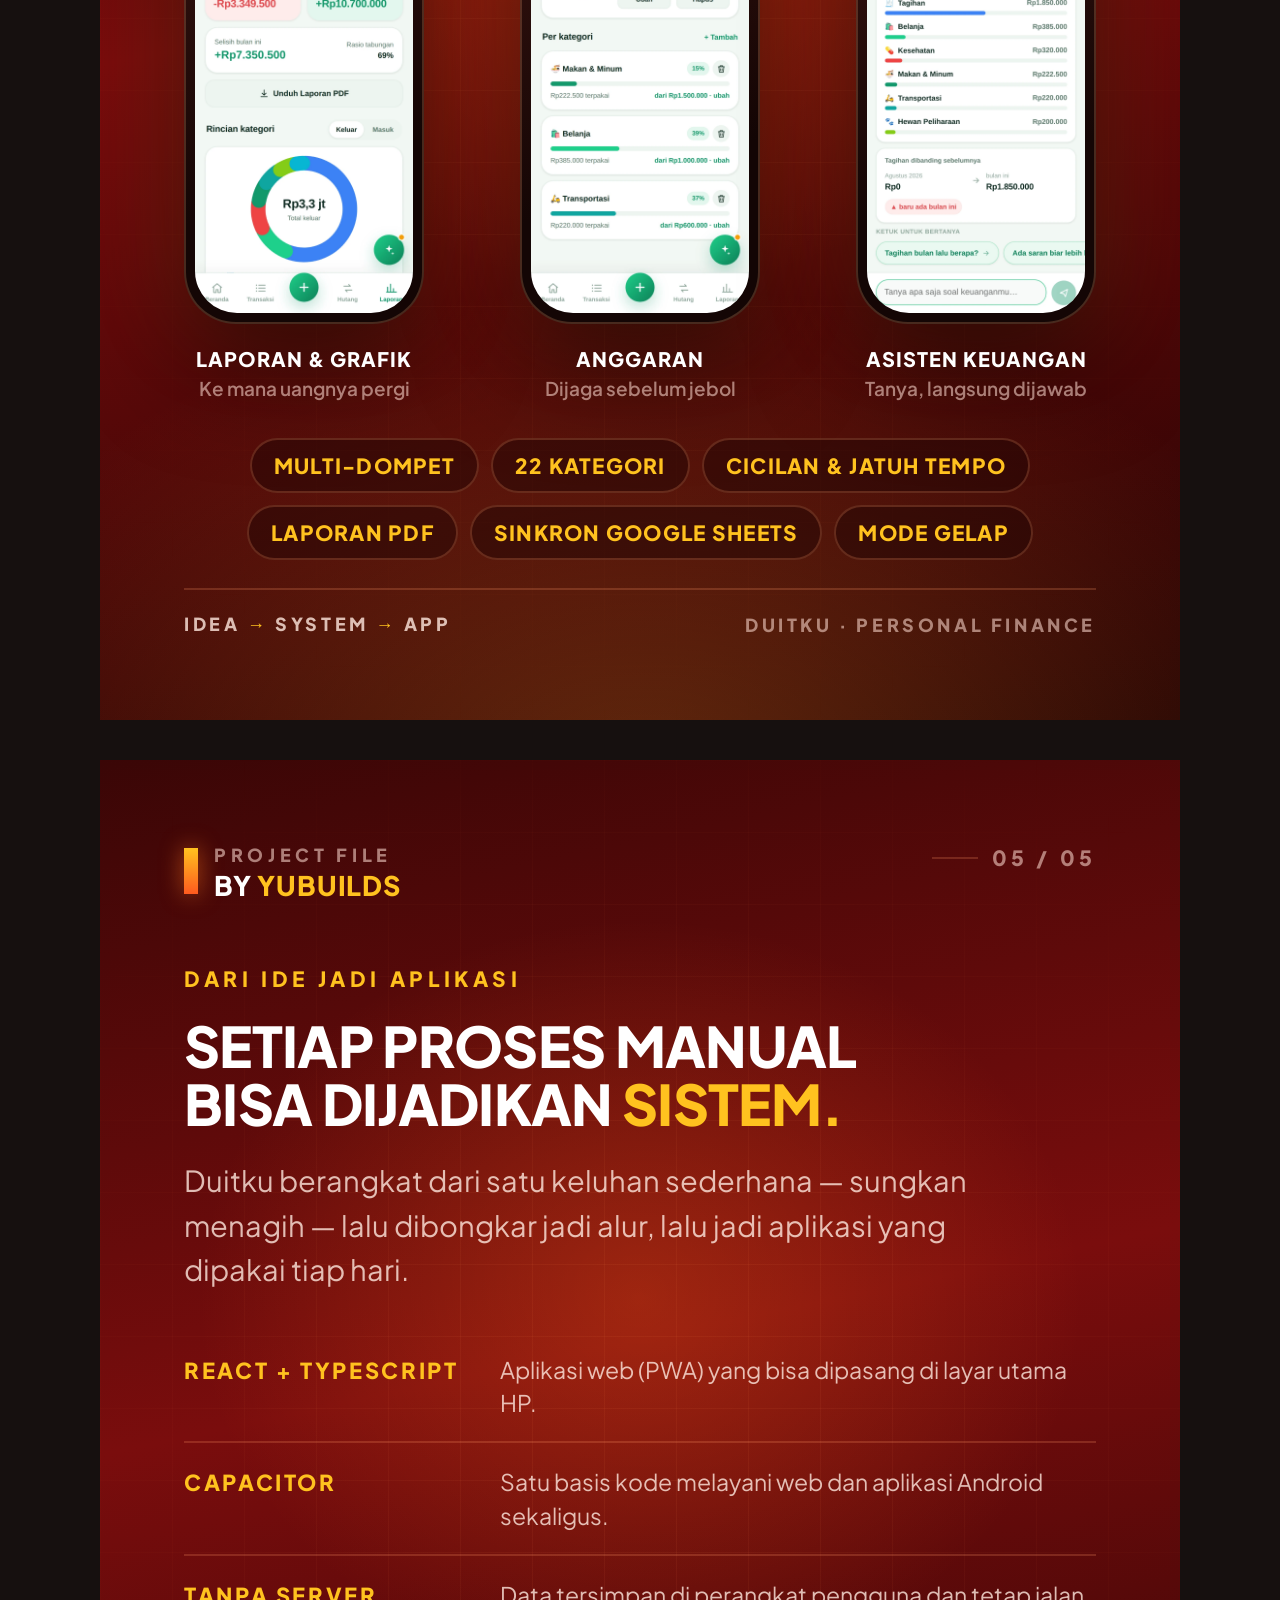
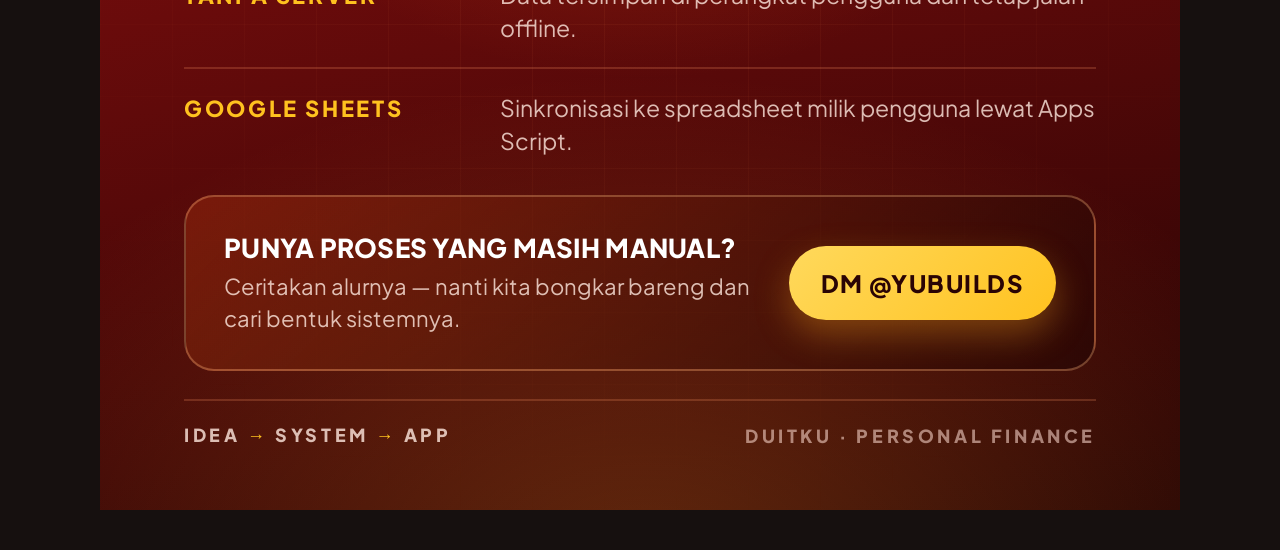
<file: social/instagram/carousel.html>
<!doctype html>
<html lang="id">
<head>
<meta charset="utf-8">
<title>Duitku — Carousel Portfolio YUBUILDS</title>
<link rel="stylesheet" href="../../css/fonts.css">
<style>
/* ==========================================================================
   Carousel portfolio YUBUILDS — studi kasus aplikasi Duitku
   5 slide · 1080 × 1350 px (rasio 4:5)

   Identitas visualnya mengikuti feed @yubuilds: merah gelap, pendar oranye,
   aksen kuning, judul kapital tebal. Tangkapan layar aplikasinya sengaja
   dibiarkan berwarna hijau — itu memang warna produknya; bingkainya milik
   yubuilds, isinya karya yang ditampilkan.

   Tata letaknya memakai aliran flex dan elemen bawah diturunkan dengan
   margin-top:auto, bukan posisi absolut, supaya isi slide tidak mungkin
   saling menimpa kalau teksnya nanti diubah panjangnya.

   Setiap <section class="slide"> difoto satu per satu oleh render.mjs.
   ========================================================================== */

:root {
  /* Merek yubuilds */
  --merah-900:#240303; --merah-800:#3A0606; --merah-700:#5E0A0A; --merah-600:#7A0D0D;
  --bara:#FF5A1F;
  --kuning:#FFC21F; --kuning-2:#FFD95C;

  --ink:#FFFFFF;
  --ink-2:rgba(255,232,222,.80);
  --ink-3:rgba(255,222,210,.56);
  --garis:rgba(255,150,100,.22);
  --panel:rgba(26,3,3,.46);

  --pad:84px;
  --font:'Plus Jakarta Sans','Inter',-apple-system,BlinkMacSystemFont,'Segoe UI',Roboto,Arial,sans-serif;
}

*,*::before,*::after { box-sizing:border-box; }
body { margin:0; background:#16100f; font-family:var(--font); -webkit-font-smoothing:antialiased; }
img { display:block; max-width:100%; height:auto; }

.slide {
  position:relative; width:1080px; height:1350px; overflow:hidden;
  padding:var(--pad);
  display:flex; flex-direction:column;
  color:var(--ink);
  margin:0 auto 40px;
  background:
    radial-gradient(64% 44% at 50% 40%, rgba(255,96,24,.30), transparent 64%),
    radial-gradient(96% 52% at 50% 104%, rgba(255,150,40,.24), transparent 70%),
    linear-gradient(168deg, var(--merah-800) 0%, var(--merah-600) 44%, var(--merah-900) 100%);
}

/* Kisi teknis tipis, diredupkan di tepi supaya tidak mengganggu teks. */
.slide::before {
  content:""; position:absolute; inset:0; pointer-events:none;
  background-image:
    linear-gradient(rgba(255,140,80,.075) 1px, transparent 1px),
    linear-gradient(90deg, rgba(255,140,80,.075) 1px, transparent 1px);
  background-size:72px 72px;
  -webkit-mask-image:radial-gradient(78% 66% at 50% 46%, #000 18%, transparent 86%);
          mask-image:radial-gradient(78% 66% at 50% 46%, #000 18%, transparent 86%);
}

/* Garis cakrawala berpendar, ciri khas feed-nya. */
.s1::after {
  content:""; position:absolute; left:0; right:0; top:62%; height:2px; pointer-events:none;
  background:linear-gradient(90deg, transparent, rgba(255,150,60,.55) 22%, rgba(255,205,120,.75) 50%, rgba(255,150,60,.55) 78%, transparent);
  filter:blur(1px); opacity:.5;
}
.slide > * { position:relative; z-index:1; }

/* ------------------------------------------------------------- kop slide --- */
.top { display:flex; align-items:flex-start; justify-content:space-between; flex:none; }

.mark { display:flex; align-items:flex-start; gap:16px; }
.mark .glif {
  width:14px; height:46px; flex:none; margin-top:4px;
  background:linear-gradient(180deg,var(--kuning),var(--bara));
  box-shadow:0 0 22px rgba(255,120,30,.6);
}
.mark .baris { line-height:1.2; }
.mark .atas {
  display:block; font-size:18px; font-weight:800; letter-spacing:.26em;
  text-transform:uppercase; color:var(--ink-3);
}
.mark .bawah {
  display:block; margin-top:3px; font-size:27px; font-weight:800; letter-spacing:.03em;
  text-transform:uppercase; color:#fff;
}
.mark .bawah b { color:var(--kuning); font-weight:800; }

.count {
  font-size:21px; font-weight:800; letter-spacing:.2em; color:var(--ink-3);
  display:flex; align-items:center; gap:14px;
}
.count i { display:block; width:46px; height:2px; background:var(--garis); }

/* ------------------------------------------------------------- tipografi --- */
.kicker {
  margin:0; font-size:21px; font-weight:800; letter-spacing:.22em;
  text-transform:uppercase; color:var(--kuning);
}

h1,h2 {
  margin:0; font-weight:800; letter-spacing:-.012em; line-height:1.04;
  text-transform:uppercase; text-wrap:balance;
}
h1 { font-size:74px; }
h2 { font-size:56px; }
em { font-style:normal; color:var(--kuning); }

.lead { margin:0; font-size:29px; line-height:1.52; color:var(--ink-2); }

/* ------------------------------------------------------------ rel bawah --- */
.rel {
  margin-top:28px; padding-top:22px; flex:none;
  border-top:2px solid var(--garis);
  display:flex; align-items:center; justify-content:space-between;
  font-size:18px; font-weight:800; letter-spacing:.2em; text-transform:uppercase;
  color:var(--ink-3);
}
.rel .alur { color:var(--ink-2); }
.rel .alur b { color:var(--kuning); font-weight:800; }

/* ---------------------------------------------------------------- ponsel --- */
.phone .bezel {
  padding:11px; border-radius:52px;
  background:linear-gradient(160deg,#3A1410,#140605 68%);
  box-shadow:
    0 44px 100px rgba(0,0,0,.58),
    0 0 92px rgba(255,100,30,.30),
    0 0 0 2px rgba(255,170,120,.22) inset;
}
.phone .bezel img { border-radius:42px; }

/* ===================================================== SLIDE 1 — sampul === */
.s1 .teks { margin-top:84px; }
.s1 h1 { margin-top:26px; }
.s1 .lead { margin-top:30px; max-width:620px; }

.s1 .phone {
  position:absolute; right:8px; top:758px; z-index:1;
  width:452px; transform:rotate(-5deg); transform-origin:top center;
}
.s1 .scrim {
  position:absolute; left:0; right:0; bottom:0; height:260px; z-index:2;
  background:linear-gradient(transparent, rgba(26,3,3,.55) 42%, rgba(20,2,2,.9));
  pointer-events:none;
}
.s1 .swipe, .s1 .rel { z-index:3; }

.s1 .swipe {
  position:absolute; left:var(--pad); bottom:170px; z-index:2;
  display:inline-flex; align-items:center; gap:16px;
  font-size:23px; font-weight:800; letter-spacing:.14em; text-transform:uppercase; color:#fff;
  background:rgba(32,4,4,.58); border:2px solid var(--garis);
  padding:18px 32px; border-radius:999px;
  backdrop-filter:blur(4px);
}
.s1 .swipe b { font-size:26px; color:var(--kuning); letter-spacing:0; }

.s1 .rel { margin-top:auto; }

/* ================================================== SLIDE 2 — masalahnya === */
.s2 .teks { margin-top:76px; }
.s2 h2 { margin-top:24px; }

.poin { flex:1; display:flex; flex-direction:column; justify-content:center; gap:26px; }
.poin article {
  display:flex; gap:28px; align-items:flex-start;
  background:var(--panel); border:2px solid var(--garis);
  border-radius:26px; padding:32px 34px;
}
.poin .no {
  flex:none; width:60px; height:60px; border-radius:16px;
  display:grid; place-items:center;
  font-size:24px; font-weight:800; color:#2A0404;
  background:linear-gradient(135deg,var(--kuning-2),var(--bara));
  box-shadow:0 10px 26px rgba(255,120,30,.34);
}
.poin h3 {
  margin:0 0 8px; font-size:31px; font-weight:800; letter-spacing:-.01em;
  text-transform:uppercase; color:#fff;
}
.poin p { margin:0; font-size:24px; line-height:1.5; color:var(--ink-2); }

/* ============================================== SLIDE 3 — fitur inti ======= */
.s3 .teks { margin-top:52px; }
.s3 h2 { margin-top:20px; font-size:52px; }

.s3 .isi { margin-top:42px; display:flex; gap:44px; align-items:flex-start; }

.langkah { counter-reset:l; list-style:none; margin:0; padding:0; flex:1; }
.langkah li { position:relative; padding-left:72px; margin-bottom:36px; }
.langkah li:last-child { margin-bottom:0; }
.langkah li::before {
  content:counter(l); counter-increment:l;
  position:absolute; left:0; top:-2px;
  width:50px; height:50px; border-radius:50%;
  display:grid; place-items:center;
  font-size:22px; font-weight:800; color:#2A0404;
  background:linear-gradient(135deg,var(--kuning-2),var(--bara));
  box-shadow:0 10px 26px rgba(255,120,30,.38);
}
.langkah b {
  display:block; font-size:26px; font-weight:800; letter-spacing:.01em;
  text-transform:uppercase; color:#fff; margin-bottom:8px;
}
.langkah span { display:block; font-size:22px; line-height:1.5; color:var(--ink-2); }

.s3 .phone { flex:none; width:300px; }

.catatan {
  margin-top:auto;
  display:flex; gap:20px; align-items:flex-start;
  background:var(--panel); border:2px solid var(--garis);
  border-radius:22px; padding:26px 30px;
  font-size:22px; line-height:1.45; color:var(--ink-2);
}
.catatan b { color:var(--kuning); font-weight:800; }

/* ================================================ SLIDE 4 — isi aplikasi == */
.s4 .teks { margin-top:64px; }
.s4 h2 { margin-top:22px; }
.s4 .lead { margin-top:22px; max-width:840px; font-size:27px; }

.deret { margin-top:44px; display:flex; gap:32px; justify-content:space-between; }
.deret figure { margin:0; width:240px; }
.deret figcaption {
  margin-top:22px; text-align:center;
  font-size:20px; font-weight:800; letter-spacing:.05em; text-transform:uppercase; color:#fff;
}
.deret small {
  display:block; margin-top:5px; font-size:19px; font-weight:600;
  letter-spacing:0; text-transform:none; color:var(--ink-3);
}

.chips { margin-top:auto; padding-top:32px; display:flex; flex-wrap:wrap; gap:12px; justify-content:center; }
.chips span {
  font-size:21px; font-weight:800; letter-spacing:.06em; text-transform:uppercase;
  color:var(--kuning); background:rgba(32,4,4,.5); border:2px solid var(--garis);
  padding:12px 22px; border-radius:999px;
}

/* ================================================== SLIDE 5 — penutup ===== */
.s5 .teks { margin-top:64px; }
.s5 h2 { margin-top:24px; }
.s5 .lead { margin-top:26px; max-width:820px; }

.spek { margin-top:40px; list-style:none; padding:0; display:flex; flex-direction:column; gap:0; }
.spek li {
  display:flex; align-items:baseline; gap:26px;
  padding:22px 0; border-bottom:2px solid var(--garis);
}
.spek li:last-child { border-bottom:0; }
.spek b {
  flex:none; width:290px; font-size:22px; font-weight:800; letter-spacing:.12em;
  text-transform:uppercase; color:var(--kuning);
}
.spek span { font-size:23px; line-height:1.45; color:var(--ink-2); }

.cta {
  margin-top:auto;
  background:linear-gradient(135deg, rgba(255,90,20,.20), rgba(32,4,4,.6));
  border:2px solid rgba(255,180,120,.34);
  border-radius:30px; padding:34px 38px;
  display:flex; align-items:center; gap:30px;
}
.cta .t { flex:1; }
.cta .t b {
  display:block; font-size:26px; font-weight:800; letter-spacing:.01em;
  text-transform:uppercase; color:#fff;
}
.cta .t span { display:block; font-size:22px; color:var(--ink-2); margin-top:7px; line-height:1.45; }
.cta .tombol {
  flex:none; font-size:24px; font-weight:800; letter-spacing:.06em; text-transform:uppercase;
  color:#2A0404; white-space:nowrap;
  background:linear-gradient(135deg,var(--kuning-2),var(--kuning));
  padding:22px 32px; border-radius:999px;
  box-shadow:0 14px 34px rgba(255,170,30,.34);
}
</style>
</head>
<body>

<!-- ==================================================== 1 — SAMPUL ======== -->
<section class="slide s1">
  <div class="top">
    <div class="mark">
      <span class="glif"></span>
      <span class="baris">
        <span class="atas">Project File</span>
        <span class="bawah">by <b>Yubuilds</b></span>
      </span>
    </div>
    <div class="count"><i></i> 01 / 05</div>
  </div>

  <div class="teks">
    <p class="kicker">Studi kasus · Aplikasi keuangan</p>
    <h1>Catat keuangan.<br><em>Tagih hutang.</em><br>Satu aplikasi.</h1>
    <p class="lead">Duitku — pencatat keuangan pribadi yang sekaligus menyiapkan pesan penagihan hutang di WhatsApp, lengkap dengan nominal dan sisanya.</p>
  </div>

  <div class="phone">
    <div class="bezel"><img src="src/beranda.webp" alt="Beranda aplikasi Duitku"></div>
  </div>

  <div class="scrim"></div>
  <div class="swipe">Geser untuk lihat <b>→</b></div>

  <div class="rel">
    <span class="alur">Idea <b>→</b> System <b>→</b> App</span>
    <span>Duitku · Personal Finance</span>
  </div>
</section>

<!-- ================================================== 2 — MASALAHNYA ====== -->
<section class="slide s2">
  <div class="top">
    <div class="mark">
      <span class="glif"></span>
      <span class="baris">
        <span class="atas">Project File</span>
        <span class="bawah">by <b>Yubuilds</b></span>
      </span>
    </div>
    <div class="count"><i></i> 02 / 05</div>
  </div>

  <div class="teks">
    <p class="kicker">Masalah yang dipecahkan</p>
    <h2>Uang keluar tiap hari.<br>Hutang tercatat di kepala.</h2>
  </div>

  <div class="poin">
    <article>
      <div class="no">01</div>
      <div>
        <h3>Catatan berhenti di minggu kedua</h3>
        <p>Aplikasi keuangan lain minta daftar akun dan punya belasan menu sebelum pengguna sempat mencatat satu pengeluaran.</p>
      </div>
    </article>
    <article>
      <div class="no">02</div>
      <div>
        <h3>Lupa siapa pinjam berapa</h3>
        <p>Hutang dicatat di Notes, di chat yang ketimbun, atau cuma diingat. Pas mau ditagih, angkanya sendiri sudah tidak yakin.</p>
      </div>
    </article>
    <article>
      <div class="no">03</div>
      <div>
        <h3>Menagih itu canggung</h3>
        <p>Mengetik ulang pesannya dari nol tiap kali, memikirkan nada yang pas biar tidak menyinggung, ujungnya ditunda sampai lupa.</p>
      </div>
    </article>
  </div>

  <div class="rel">
    <span class="alur">Idea <b>→</b> System <b>→</b> App</span>
    <span>Duitku · Personal Finance</span>
  </div>
</section>

<!-- ================================================== 3 — FITUR INTI ====== -->
<section class="slide s3">
  <div class="top">
    <div class="mark">
      <span class="glif"></span>
      <span class="baris">
        <span class="atas">Project File</span>
        <span class="bawah">by <b>Yubuilds</b></span>
      </span>
    </div>
    <div class="count"><i></i> 03 / 05</div>
  </div>

  <div class="teks">
    <p class="kicker">Fitur inti</p>
    <h2>Satu tombol, pesan<br>penagihannya <em>sudah jadi.</em></h2>
  </div>

  <div class="isi">
    <ol class="langkah">
      <li>
        <b>Simpan nomor WhatsApp-nya</b>
        <span>Ditulis dengan format apa pun — 0812, +62, atau 812 — semuanya dirapikan otomatis.</span>
      </li>
      <li>
        <b>Pilih nada pesannya</b>
        <span>Halus, tegas, pengingat jatuh tempo, tawaran cicilan, atau ucapan terima kasih.</span>
      </li>
      <li>
        <b>Angkanya diisi sendiri</b>
        <span>Nominal, sisa yang belum dibayar, dan umur hutang — “sudah 3 bulan 5 hari” — tanpa dihitung manual.</span>
      </li>
    </ol>

    <div class="phone">
      <div class="bezel"><img src="src/tagih.webp" alt="Panel penagihan WhatsApp di Duitku"></div>
    </div>
  </div>

  <div class="catatan">
    <span>🔒</span>
    <span><b>Penggunanya tetap yang menekan kirim.</b> Aplikasinya hanya membuka WhatsApp dengan pesan yang sudah terisi — tidak ada pesan yang keluar diam-diam.</span>
  </div>

  <div class="rel">
    <span class="alur">Idea <b>→</b> System <b>→</b> App</span>
    <span>Duitku · Personal Finance</span>
  </div>
</section>

<!-- ================================================ 4 — ISI APLIKASINYA === -->
<section class="slide s4">
  <div class="top">
    <div class="mark">
      <span class="glif"></span>
      <span class="baris">
        <span class="atas">Project File</span>
        <span class="bawah">by <b>Yubuilds</b></span>
      </span>
    </div>
    <div class="count"><i></i> 04 / 05</div>
  </div>

  <div class="teks">
    <p class="kicker">Isi aplikasinya</p>
    <h2>Bukan cuma buat menagih.</h2>
    <p class="lead">Pemasukan dan pengeluaran tercatat rapi, anggaran terpantau, dan angkanya bisa langsung ditanyakan.</p>
  </div>

  <div class="deret">
    <figure>
      <div class="phone"><div class="bezel"><img src="src/laporan.webp" alt="Laporan bulanan Duitku"></div></div>
      <figcaption>Laporan &amp; grafik<small>Ke mana uangnya pergi</small></figcaption>
    </figure>
    <figure>
      <div class="phone"><div class="bezel"><img src="src/anggaran.webp" alt="Anggaran bulanan Duitku"></div></div>
      <figcaption>Anggaran<small>Dijaga sebelum jebol</small></figcaption>
    </figure>
    <figure>
      <div class="phone"><div class="bezel"><img src="src/asisten.webp" alt="Asisten keuangan Duitku"></div></div>
      <figcaption>Asisten keuangan<small>Tanya, langsung dijawab</small></figcaption>
    </figure>
  </div>

  <div class="chips">
    <span>Multi-dompet</span><span>22 kategori</span><span>Cicilan &amp; jatuh tempo</span>
    <span>Laporan PDF</span><span>Sinkron Google Sheets</span><span>Mode gelap</span>
  </div>

  <div class="rel">
    <span class="alur">Idea <b>→</b> System <b>→</b> App</span>
    <span>Duitku · Personal Finance</span>
  </div>
</section>

<!-- =================================================== 5 — PENUTUP ======== -->
<section class="slide s5">
  <div class="top">
    <div class="mark">
      <span class="glif"></span>
      <span class="baris">
        <span class="atas">Project File</span>
        <span class="bawah">by <b>Yubuilds</b></span>
      </span>
    </div>
    <div class="count"><i></i> 05 / 05</div>
  </div>

  <div class="teks">
    <p class="kicker">Dari ide jadi aplikasi</p>
    <h2>Setiap proses manual<br>bisa dijadikan <em>sistem.</em></h2>
    <p class="lead">Duitku berangkat dari satu keluhan sederhana — sungkan menagih — lalu dibongkar jadi alur, lalu jadi aplikasi yang dipakai tiap hari.</p>
  </div>

  <ul class="spek">
    <li><b>React + TypeScript</b><span>Aplikasi web (PWA) yang bisa dipasang di layar utama HP.</span></li>
    <li><b>Capacitor</b><span>Satu basis kode melayani web dan aplikasi Android sekaligus.</span></li>
    <li><b>Tanpa server</b><span>Data tersimpan di perangkat pengguna dan tetap jalan offline.</span></li>
    <li><b>Google Sheets</b><span>Sinkronisasi ke spreadsheet milik pengguna lewat Apps Script.</span></li>
  </ul>

  <div class="cta">
    <div class="t">
      <b>Punya proses yang masih manual?</b>
      <span>Ceritakan alurnya — nanti kita bongkar bareng dan cari bentuk sistemnya.</span>
    </div>
    <div class="tombol">DM @yubuilds</div>
  </div>

  <div class="rel">
    <span class="alur">Idea <b>→</b> System <b>→</b> App</span>
    <span>Duitku · Personal Finance</span>
  </div>
</section>

</body>
</html>
</file>
<file: css/fonts.css>
/* ==========================================================================
   Plus Jakarta Sans — subset latin, di-host sendiri.
   Berkas ini adalah font variabel, jadi satu berkas 27 KB melayani
   seluruh ketebalan 400–800 yang dipakai halaman ini.

   Di-host sendiri (bukan lewat Google Fonts) supaya halaman ini benar-benar
   tidak memanggil pihak ketiga sama sekali — sejalan dengan janji privasi
   yang tertulis di halamannya.

   Lisensi: SIL Open Font License 1.1 — lihat fonts/OFL.txt
   ========================================================================== */

@font-face {
  font-family: 'Plus Jakarta Sans';
  font-style: normal;
  font-weight: 400 800;
  font-display: swap;
  src: url(../fonts/plus-jakarta-sans-latin.woff2) format('woff2');
  unicode-range: U+0000-00FF, U+0131, U+0152-0153, U+02BB-02BC, U+02C6, U+02DA,
                 U+02DC, U+0304, U+0308, U+0329, U+2000-206F, U+20AC, U+2122,
                 U+2191, U+2193, U+2212, U+2215, U+FEFF, U+FFFD;
}
</file>
<file: css/style.css>
/* ==========================================================================
   Duitku — Landing Page
   Palet, radius, dan bayangan diambil dari design system aplikasinya
   (src/index.css) supaya halaman ini dan aplikasinya terasa satu keluarga.
   ========================================================================== */

:root {
  /* Merek */
  --green-50:  #EAF9F2;
  --green-100: #D2F2E3;
  --green-200: #A8E6C8;
  --green-300: #6FD9A8;
  --green-400: #35C98A;
  --green-500: #12996B;
  --green-600: #0E8159;
  --green-700: #0B6746;
  --green-800: #084C34;
  --green-900: #063826;
  --mint:      #1FD08A;
  --teal:      #0EA5A0;
  --amber:     #F59E0B;
  --rose:      #EF4444;

  /* Permukaan */
  --bg:        #F5FAF7;
  --bg-soft:   #E9F3ED;
  --surface:   #FFFFFF;
  --surface-2: #F7FAF8;
  --border:    #E2EDE7;
  --border-2:  #CFE3D8;

  /* Teks */
  --text:      #0E2A20;
  --muted:     #4F6E60;
  --faint:     #7E9A8B;

  /* Bentuk */
  --r-sm: 12px;
  --r-md: 18px;
  --r-lg: 24px;
  --r-xl: 32px;
  --r-full: 999px;

  --sh-sm: 0 1px 2px rgba(9,45,32,.05), 0 1px 3px rgba(9,45,32,.04);
  --sh-md: 0 6px 20px rgba(9,45,32,.07);
  --sh-lg: 0 18px 46px rgba(9,45,32,.11);
  --sh-green: 0 12px 30px rgba(18,153,107,.30);

  --wrap: 1140px;
  --nav-h: 68px;

  --font: 'Plus Jakarta Sans', 'Inter', -apple-system, BlinkMacSystemFont, 'Segoe UI', Roboto, Arial, sans-serif;
}

@media (prefers-color-scheme: dark) {
  :root {
    --bg:        #0A1712;
    --bg-soft:   #0D1F18;
    --surface:   #12261E;
    --surface-2: #162E24;
    --border:    #1E3C2F;
    --border-2:  #2A503E;
    --text:      #E8F5EE;
    --muted:     #9BBBAB;
    --faint:     #6E8F7F;
    --green-50:  #0F2B20;
    --green-100: #14382A;
    --sh-sm: 0 1px 2px rgba(0,0,0,.3);
    --sh-md: 0 6px 20px rgba(0,0,0,.32);
    --sh-lg: 0 18px 46px rgba(0,0,0,.45);
  }
}

/* -------------------------------------------------------------- dasar --- */
*, *::before, *::after { box-sizing: border-box; }

html { scroll-behavior: smooth; scroll-padding-top: calc(var(--nav-h) + 16px); }
@media (prefers-reduced-motion: reduce) { html { scroll-behavior: auto; } }

body {
  margin: 0;
  font-family: var(--font);
  background: var(--bg);
  color: var(--text);
  font-size: 16px;
  line-height: 1.65;
  -webkit-font-smoothing: antialiased;
  overflow-x: hidden;
}

img { max-width: 100%; height: auto; display: block; }
a { color: inherit; }

h1, h2, h3, h4 { margin: 0; line-height: 1.15; letter-spacing: -.022em; font-weight: 800; text-wrap: balance; }
h1 { font-size: clamp(34px, 5.4vw, 58px); }
h2 { font-size: clamp(26px, 3.6vw, 40px); }
h3 { font-size: 19px; letter-spacing: -.015em; }
p  { margin: 0; text-wrap: pretty; }

code {
  font-family: ui-monospace, SFMono-Regular, Menlo, Consolas, monospace;
  font-size: .88em;
  background: var(--green-50);
  color: var(--green-600);
  padding: 2px 7px;
  border-radius: 7px;
  white-space: nowrap;
}
@media (prefers-color-scheme: dark) { code { color: var(--green-300); } }

.wrap { width: 100%; max-width: var(--wrap); margin: 0 auto; padding: 0 24px; }
.wrap-narrow { max-width: 780px; }

.skip {
  position: absolute; left: -9999px; top: 0; z-index: 999;
  background: var(--green-500); color: #fff; padding: 12px 18px; border-radius: 0 0 12px 0;
}
.skip:focus { left: 0; }

:focus-visible { outline: 3px solid var(--green-400); outline-offset: 3px; border-radius: 6px; }

/* ------------------------------------------------------------ tombol --- */
.btn {
  display: inline-flex; align-items: center; justify-content: center; gap: 9px;
  font-family: inherit; font-size: 15px; font-weight: 700; letter-spacing: -.01em;
  padding: 13px 22px;
  border: 1px solid transparent;
  border-radius: var(--r-full);
  text-decoration: none;
  cursor: pointer;
  color: #fff;
  background: linear-gradient(135deg, var(--green-400) 0%, var(--green-500) 45%, var(--green-700) 100%);
  box-shadow: var(--sh-green);
  transition: transform .18s ease, box-shadow .18s ease, background .18s ease;
  white-space: nowrap;
}
.btn:hover { transform: translateY(-2px); box-shadow: 0 16px 34px rgba(18,153,107,.36); }
.btn:active { transform: translateY(0); }

.btn-lg { font-size: 16.5px; padding: 16px 30px; }
.btn-sm { font-size: 14px; padding: 10px 18px; }
.btn-block { display: flex; width: 100%; }

.btn-ghost {
  background: var(--surface); color: var(--text);
  border-color: var(--border-2); box-shadow: var(--sh-sm);
}
.btn-ghost:hover { box-shadow: var(--sh-md); background: var(--surface-2); }

.btn-light {
  background: #fff; color: var(--green-700);
  box-shadow: 0 14px 34px rgba(0,0,0,.22);
}
.btn-light:hover { box-shadow: 0 20px 42px rgba(0,0,0,.28); }

/* --------------------------------------------------------------- nav --- */
.nav {
  position: sticky; top: 0; z-index: 100;
  background: color-mix(in srgb, var(--bg) 82%, transparent);
  backdrop-filter: saturate(180%) blur(14px);
  -webkit-backdrop-filter: saturate(180%) blur(14px);
  border-bottom: 1px solid transparent;
  transition: border-color .25s ease, box-shadow .25s ease;
}
.nav.scrolled { border-bottom-color: var(--border); box-shadow: 0 2px 14px rgba(9,45,32,.05); }

.nav-in { display: flex; align-items: center; justify-content: space-between; height: var(--nav-h); gap: 20px; }

.brand {
  display: inline-flex; align-items: center; gap: 10px;
  font-weight: 800; font-size: 19px; letter-spacing: -.02em;
  text-decoration: none; color: var(--text);
}
.brand img { border-radius: 9px; }

.nav-links { display: flex; align-items: center; gap: 6px; }
.nav-links a {
  text-decoration: none; color: var(--muted); font-size: 14.5px; font-weight: 600;
  padding: 8px 12px; border-radius: var(--r-full); transition: color .18s ease, background .18s ease;
}
.nav-links a:hover { color: var(--text); background: var(--bg-soft); }
.nav-cta { color: #fff !important; margin-left: 8px; }
.nav-cta:hover { color: #fff !important; background: linear-gradient(135deg, var(--green-400), var(--green-700)) !important; }

.nav-toggle {
  display: none; width: 44px; height: 44px; border: 1px solid var(--border-2);
  background: var(--surface); border-radius: 13px; cursor: pointer;
  flex-direction: column; align-items: center; justify-content: center; gap: 5px;
}
.nav-toggle span { display: block; width: 18px; height: 2px; background: var(--text); border-radius: 2px; transition: transform .25s ease, opacity .2s ease; }
.nav-toggle[aria-expanded="true"] span:nth-child(1) { transform: translateY(7px) rotate(45deg); }
.nav-toggle[aria-expanded="true"] span:nth-child(2) { opacity: 0; }
.nav-toggle[aria-expanded="true"] span:nth-child(3) { transform: translateY(-7px) rotate(-45deg); }

@media (max-width: 940px) {
  .nav-toggle { display: flex; }
  .nav-links {
    position: absolute; top: var(--nav-h); left: 0; right: 0;
    flex-direction: column; align-items: stretch; gap: 2px;
    background: var(--surface);
    border-bottom: 1px solid var(--border);
    box-shadow: var(--sh-lg);
    padding: 14px 20px 22px;
    display: none;
  }
  .nav-links.open { display: flex; }
  .nav-links a { padding: 13px 12px; font-size: 16px; }
  .nav-cta { margin: 10px 0 0; justify-content: center; }
}

/* -------------------------------------------------------------- hero --- */
.hero { position: relative; padding: clamp(48px, 8vw, 92px) 0 clamp(56px, 8vw, 96px); overflow: hidden; }
.hero-glow {
  position: absolute; inset: -30% -10% auto -10%; height: 780px; pointer-events: none;
  background:
    radial-gradient(52% 46% at 22% 34%, rgba(31,208,138,.26), transparent 68%),
    radial-gradient(44% 44% at 84% 16%, rgba(14,165,160,.20), transparent 70%);
  filter: blur(6px);
}
.hero-in {
  position: relative;
  display: grid; grid-template-columns: 1.06fr .94fr; gap: clamp(28px, 5vw, 64px);
  align-items: center;
}

.eyebrow {
  display: inline-flex; align-items: center; gap: 9px;
  background: var(--surface); border: 1px solid var(--border-2);
  color: var(--muted); font-size: 13.5px; font-weight: 700;
  padding: 8px 16px; border-radius: var(--r-full); box-shadow: var(--sh-sm);
  margin-bottom: 22px;
}
.eyebrow .dot { width: 8px; height: 8px; border-radius: 50%; background: var(--mint); box-shadow: 0 0 0 4px rgba(31,208,138,.2); }

.hl {
  background: linear-gradient(120deg, var(--green-500), var(--mint) 70%);
  -webkit-background-clip: text; background-clip: text; color: transparent;
}

.lead { margin-top: 20px; font-size: clamp(16px, 1.6vw, 18.5px); color: var(--muted); max-width: 54ch; }

.hero-cta { display: flex; flex-wrap: wrap; gap: 12px; margin-top: 30px; }

.trust { display: flex; flex-wrap: wrap; gap: 8px 22px; list-style: none; margin: 26px 0 0; padding: 0; }
.trust li { display: inline-flex; align-items: center; gap: 8px; font-size: 14px; font-weight: 600; color: var(--muted); }

/* ------------------------------------------------------ mockup ponsel --- */
.phone { position: relative; width: 100%; max-width: 292px; margin: 0 auto; }
.phone-bezel {
  position: relative; padding: 9px;
  background: linear-gradient(160deg, #23372E, #0B140F 65%);
  border-radius: 46px;
  box-shadow: var(--sh-lg), 0 0 0 1.5px rgba(255,255,255,.10) inset;
}
.phone-bezel img { border-radius: 38px; }

.hero-art { position: relative; }
.phone-hero { max-width: 300px; }

.wa-card {
  position: absolute; right: -34px; bottom: 26px; width: min(286px, 80%);
  background: var(--surface); border: 1px solid var(--border);
  border-radius: var(--r-lg); box-shadow: var(--sh-lg);
  padding: 14px 15px 16px;
  animation: float 6s ease-in-out infinite;
}
.wa-card-top { display: flex; align-items: center; gap: 10px; margin-bottom: 11px; }
.wa-ico {
  width: 32px; height: 32px; flex: none; border-radius: 50%;
  display: grid; place-items: center; color: #fff; background: #25D366;
}
.wa-card-top strong { display: block; font-size: 14px; letter-spacing: -.01em; }
.wa-card-top small { display: block; font-size: 11.5px; color: var(--faint); line-height: 1.2; }
.wa-bubble {
  position: relative;
  background: var(--green-50); border: 1px solid var(--border);
  border-radius: 14px 14px 14px 4px;
  padding: 11px 13px 22px;
  font-size: 13px; line-height: 1.55; color: var(--text);
}
.wa-bubble b { font-weight: 800; }
.wa-time { position: absolute; right: 11px; bottom: 6px; font-size: 10.5px; color: var(--faint); }

@keyframes float { 0%,100% { transform: translateY(0); } 50% { transform: translateY(-11px); } }
@media (prefers-reduced-motion: reduce) { .wa-card { animation: none; } }

@media (max-width: 480px) {
  .eyebrow { font-size: 12px; padding: 7px 14px; gap: 7px; }
}

@media (max-width: 900px) {
  .hero-in { grid-template-columns: 1fr; text-align: center; }
  .lead { margin-left: auto; margin-right: auto; }
  .hero-cta, .trust { justify-content: center; }
  .hero-art { margin-top: 14px; }
  .wa-card { position: static; width: 100%; max-width: 360px; margin: -26px auto 0; animation: none; text-align: left; }
}

/* ------------------------------------------------------------- strip --- */
.strip { border-top: 1px solid var(--border); border-bottom: 1px solid var(--border); background: var(--surface); }
.strip-in { display: grid; grid-template-columns: repeat(4, 1fr); }
.strip-item { padding: 26px 16px; text-align: center; border-right: 1px solid var(--border); }
.strip-item:last-child { border-right: 0; }
.strip-item b {
  display: block; font-size: clamp(26px, 3.4vw, 36px); font-weight: 800; letter-spacing: -.03em;
  background: linear-gradient(120deg, var(--green-500), var(--mint));
  -webkit-background-clip: text; background-clip: text; color: transparent;
}
.strip-item span { display: block; font-size: 13px; color: var(--muted); font-weight: 600; margin-top: 2px; }
@media (max-width: 720px) {
  .strip-in { grid-template-columns: repeat(2, 1fr); }
  .strip-item:nth-child(2) { border-right: 0; }
  .strip-item:nth-child(-n+2) { border-bottom: 1px solid var(--border); }
}

/* ------------------------------------------------------------ section --- */
.sec { padding: clamp(60px, 8.5vw, 104px) 0; }
.sec-soft { background: var(--bg-soft); }

.sec-head { max-width: 720px; margin: 0 auto clamp(34px, 4.5vw, 54px); text-align: center; }
.sec-head-left { margin-left: 0; text-align: left; }
.kicker {
  font-size: 13px; font-weight: 800; letter-spacing: .1em; text-transform: uppercase;
  color: var(--green-500); margin-bottom: 12px;
}
.kicker-light { color: var(--green-300); }
.sub { margin-top: 16px; color: var(--muted); font-size: 16.5px; }

.grid-3 { display: grid; grid-template-columns: repeat(3, 1fr); gap: 20px; }
.grid-2 { display: grid; grid-template-columns: repeat(2, 1fr); gap: 20px; }
@media (max-width: 960px) { .grid-3 { grid-template-columns: repeat(2, 1fr); } }
@media (max-width: 700px) { .grid-3, .grid-2 { grid-template-columns: 1fr; } }

.card {
  background: var(--surface); border: 1px solid var(--border);
  border-radius: var(--r-lg); padding: 26px 24px;
  box-shadow: var(--sh-sm);
  transition: transform .22s ease, box-shadow .22s ease, border-color .22s ease;
}
.card:hover { transform: translateY(-3px); box-shadow: var(--sh-md); border-color: var(--border-2); }
.card h3 { margin-bottom: 9px; }
.card p { color: var(--muted); font-size: 15px; }
.card.big { padding: 32px 30px; }

.pain-ico { font-size: 28px; display: block; margin-bottom: 14px; }

.feat-ico {
  display: grid; place-items: center; width: 48px; height: 48px; font-size: 23px;
  background: var(--green-50); border: 1px solid var(--border);
  border-radius: 15px; margin-bottom: 16px;
}

.ticks { list-style: none; margin: 18px 0 0; padding: 0; }
.ticks li {
  position: relative; padding-left: 30px; margin-bottom: 10px;
  font-size: 15px; color: var(--muted);
}
.ticks li::before {
  content: ""; position: absolute; left: 0; top: 7px;
  width: 18px; height: 18px; border-radius: 50%;
  background: var(--green-50);
  border: 1px solid var(--green-200);
}
.ticks li::after {
  content: ""; position: absolute; left: 6px; top: 11px;
  width: 5px; height: 9px; border: solid var(--green-500);
  border-width: 0 2px 2px 0; transform: rotate(43deg);
}
.tiny { margin-top: 18px; font-size: 13.5px; color: var(--faint); }

/* ------------------------------------------------- section gelap (WA) --- */
.sec-dark {
  background:
    radial-gradient(70% 60% at 88% 8%, rgba(31,208,138,.18), transparent 62%),
    linear-gradient(165deg, #0B3A29 0%, #06251A 60%, #04180F 100%);
  color: #E6F6EE;
}
.sec-dark h2 { color: #fff; }
.sec-dark .sub { color: #A8CDBB; }
.sec-dark code { background: rgba(255,255,255,.10); color: #9AE6C4; }

.tagih-in { display: grid; grid-template-columns: 1.05fr .95fr; gap: clamp(30px, 5vw, 62px); align-items: center; }
@media (max-width: 900px) { .tagih-in { grid-template-columns: 1fr; } }

.steps { counter-reset: s; list-style: none; margin: 0; padding: 0; }
.steps li { position: relative; padding-left: 54px; margin-bottom: 26px; }
.steps li::before {
  counter-increment: s; content: counter(s);
  position: absolute; left: 0; top: -2px;
  width: 36px; height: 36px; border-radius: 50%;
  display: grid; place-items: center;
  font-size: 15px; font-weight: 800; color: #05231A;
  background: linear-gradient(135deg, var(--mint), var(--green-400));
  box-shadow: 0 6px 16px rgba(31,208,138,.32);
}
.steps b { display: block; font-size: 17px; letter-spacing: -.015em; color: #fff; margin-bottom: 5px; }
.steps span { display: block; color: #A8CDBB; font-size: 15px; }
.steps i { font-style: italic; color: #C9E8DA; }

.steps .tones { display: flex; flex-wrap: wrap; gap: 7px; margin-top: 4px; }
.tones em {
  font-style: normal; font-size: 13px; font-weight: 700;
  background: rgba(255,255,255,.09); border: 1px solid rgba(255,255,255,.15);
  color: #D6F0E4; padding: 6px 13px; border-radius: var(--r-full); white-space: nowrap;
}

.ph-box {
  margin-top: 30px; padding: 22px 22px 20px;
  background: rgba(255,255,255,.05);
  border: 1px solid rgba(255,255,255,.12);
  border-radius: var(--r-lg);
}
.ph-title { font-size: 13px; font-weight: 800; letter-spacing: .06em; text-transform: uppercase; color: #8FC4AC; margin-bottom: 14px; }
.ph-list { display: flex; flex-wrap: wrap; gap: 8px; }
.ph-list code { font-size: 12.5px; padding: 5px 10px; }

.tagih-art { position: relative; min-height: 640px; }
.tagih-art .phone { position: absolute; max-width: 244px; }
.phone-stack-a { left: 0; top: 0; z-index: 2; }
.phone-stack-b { right: 0; top: 96px; z-index: 1; opacity: .96; }
@media (max-width: 900px) {
  .tagih-art { min-height: 0; display: flex; gap: 16px; justify-content: center; }
  .tagih-art .phone { position: static; max-width: 210px; }
}
@media (max-width: 560px) { .phone-stack-b { display: none; } .tagih-art .phone { max-width: 260px; } }

.note {
  margin-top: clamp(34px, 5vw, 52px); text-align: center;
  color: #A8CDBB; font-size: 15px;
  background: rgba(255,255,255,.05); border: 1px solid rgba(255,255,255,.12);
  border-radius: var(--r-md); padding: 16px 20px;
}

/* ---------------------------------------------------------- split/QA --- */
.split { display: grid; grid-template-columns: .82fr 1.18fr; gap: clamp(28px, 5vw, 64px); align-items: center; }
@media (max-width: 900px) { .split { grid-template-columns: 1fr; } .split-art { order: 2; } }

.qa { list-style: none; margin: 26px 0 0; padding: 0; }
.qa li {
  border-left: 3px solid var(--green-200); padding: 4px 0 4px 18px; margin-bottom: 18px;
}
.qa .q { display: block; font-weight: 700; color: var(--text); }
.qa .a { display: block; font-size: 15px; color: var(--muted); margin-top: 3px; }

.callout {
  margin-top: 26px; padding: 20px 22px;
  background: var(--green-50); border: 1px solid var(--green-200);
  border-radius: var(--r-md); font-size: 15px; color: var(--muted);
}
.callout b { display: block; color: var(--text); margin-bottom: 5px; }
@media (prefers-color-scheme: dark) { .callout { border-color: var(--border-2); } }

/* ------------------------------------------------------------ galeri --- */
.gallery {
  display: flex; gap: 22px; overflow-x: auto; scroll-snap-type: x mandatory;
  padding: 6px calc((100vw - var(--wrap)) / 2 + 24px) 28px;
  scrollbar-width: thin; scrollbar-color: var(--border-2) transparent;
}
@media (max-width: 1188px) { .gallery { padding-left: 24px; padding-right: 24px; } }
.gallery::-webkit-scrollbar { height: 8px; }
.gallery::-webkit-scrollbar-thumb { background: var(--border-2); border-radius: 99px; }
.shot { flex: 0 0 auto; margin: 0; scroll-snap-align: center; }
.shot .phone { width: 224px; max-width: none; }
.shot figcaption { text-align: center; margin-top: 14px; font-size: 13.5px; font-weight: 700; color: var(--muted); }

/* ----------------------------------------------------------- privasi --- */
.privasi {
  display: grid; grid-template-columns: 1fr 1fr; gap: clamp(28px, 4vw, 56px);
  padding: clamp(32px, 5vw, 56px);
  border-radius: var(--r-xl);
  background:
    radial-gradient(60% 70% at 90% 10%, rgba(31,208,138,.2), transparent 65%),
    linear-gradient(160deg, #0B3A29, #052016);
  color: #E6F6EE;
  box-shadow: var(--sh-lg);
}
@media (max-width: 860px) { .privasi { grid-template-columns: 1fr; } }
.privasi h2 { color: #fff; }
.privasi .sub { color: #A8CDBB; }
.privasi-note { margin-top: 16px; font-size: 14.5px; color: #8FC4AC; font-style: italic; }

.privasi-list { list-style: none; margin: 0; padding: 0; align-self: center; }
.privasi-list li {
  padding: 15px 0; border-bottom: 1px solid rgba(255,255,255,.12);
  font-size: 14.5px; color: #A8CDBB;
}
.privasi-list li:last-child { border-bottom: 0; }
.privasi-list b { display: block; color: #fff; font-size: 16px; margin-bottom: 2px; }

/* ------------------------------------------------------------- harga --- */
.price-card {
  max-width: 480px; margin: 0 auto;
  background: var(--surface); border: 1px solid var(--border-2);
  border-radius: var(--r-xl); padding: clamp(28px, 4vw, 40px);
  box-shadow: var(--sh-lg);
  position: relative; overflow: hidden;
}
.price-card::before {
  content: ""; position: absolute; inset: 0 0 auto 0; height: 5px;
  background: linear-gradient(90deg, var(--mint), var(--green-500), var(--teal));
}
.price-top { text-align: center; padding-bottom: 22px; border-bottom: 1px solid var(--border); }
.price-name { font-size: 14px; font-weight: 800; letter-spacing: .08em; text-transform: uppercase; color: var(--green-500); }
.price-amount { font-size: clamp(40px, 6vw, 54px); font-weight: 800; letter-spacing: -.035em; line-height: 1.1; margin-top: 8px; }
.price-amount .cur { font-size: .52em; font-weight: 700; vertical-align: .32em; margin-right: 3px; color: var(--muted); }
.price-sub { font-size: 14px; color: var(--faint); margin-top: 4px; }
.price-list { margin: 24px 0 28px; }
.price-list li { font-size: 15px; }
.price-foot { text-align: center; margin-top: 16px; font-size: 13.5px; color: var(--faint); }
.price-foot a { color: var(--green-500); font-weight: 700; }

/* --------------------------------------------------------------- faq --- */
.faq { display: grid; gap: 12px; }
.faq details {
  background: var(--surface); border: 1px solid var(--border);
  border-radius: var(--r-md); overflow: hidden;
  transition: border-color .2s ease, box-shadow .2s ease;
}
.faq details[open] { border-color: var(--border-2); box-shadow: var(--sh-sm); }
.faq summary {
  list-style: none; cursor: pointer; padding: 19px 54px 19px 22px;
  font-weight: 700; font-size: 16px; letter-spacing: -.012em; position: relative;
}
.faq summary::-webkit-details-marker { display: none; }
.faq summary::after {
  content: ""; position: absolute; right: 24px; top: 50%;
  width: 9px; height: 9px; margin-top: -6px;
  border: solid var(--green-500); border-width: 0 2px 2px 0;
  transform: rotate(45deg); transition: transform .25s ease;
}
.faq details[open] summary::after { transform: rotate(-135deg); margin-top: -2px; }
.faq summary:hover { background: var(--surface-2); }
.faq details > div { padding: 0 24px 20px; }
.faq details p { color: var(--muted); font-size: 15px; }

/* --------------------------------------------------------------- cta --- */
.cta {
  padding: clamp(64px, 9vw, 104px) 0;
  background:
    radial-gradient(60% 80% at 20% 20%, rgba(31,208,138,.22), transparent 62%),
    linear-gradient(150deg, #0E8159, #084C34 55%, #052A1D 100%);
  color: #fff; text-align: center;
}
.cta-in { max-width: 680px; }
.cta h2 { color: #fff; }
.cta p { margin-top: 16px; color: #B7DDCB; font-size: 17px; }
.cta .btn { margin-top: 30px; }
.cta-tiny { margin-top: 18px !important; font-size: 13.5px !important; color: #8FC4AC !important; }

/* ------------------------------------------------------------ footer --- */
.foot { background: var(--surface); border-top: 1px solid var(--border); padding: 54px 0 0; }
.foot-in { display: grid; grid-template-columns: 1.4fr 1fr; gap: 40px; padding-bottom: 40px; }
@media (max-width: 760px) { .foot-in { grid-template-columns: 1fr; gap: 30px; } }
.foot-brand p { margin-top: 14px; color: var(--muted); font-size: 14.5px; max-width: 42ch; }
.foot-links { display: grid; grid-template-columns: 1fr 1fr; gap: 24px; }
.foot-links h4 { font-size: 13px; letter-spacing: .07em; text-transform: uppercase; color: var(--faint); margin-bottom: 12px; }
.foot-links a { display: block; text-decoration: none; color: var(--muted); font-size: 14.5px; padding: 5px 0; }
.foot-links a:hover { color: var(--green-500); }

.foot-bot {
  border-top: 1px solid var(--border); padding: 20px 24px 30px;
  display: flex; flex-wrap: wrap; gap: 8px 24px; justify-content: space-between;
  font-size: 13px; color: var(--faint);
}

/* Anak grid tidak boleh lebih lebar dari kolomnya. Tanpa ini, isi yang
   tidak bisa dipotong (deretan kode, chip) memaksa halaman melebar di HP. */
.hero-in > *, .tagih-in > *, .split > *, .privasi > *, .foot-in > *,
.grid-2 > *, .grid-3 > *, .strip-in > * { min-width: 0; }

/* ------------------------------------------------------------ reveal --- */
.js .reveal { opacity: 0; transform: translateY(18px); transition: opacity .6s ease, transform .6s ease; }
.js .reveal.in { opacity: 1; transform: none; }
@media (prefers-reduced-motion: reduce) {
  .js .reveal { opacity: 1; transform: none; transition: none; }
  .card:hover, .btn:hover { transform: none; }
}
</file>
